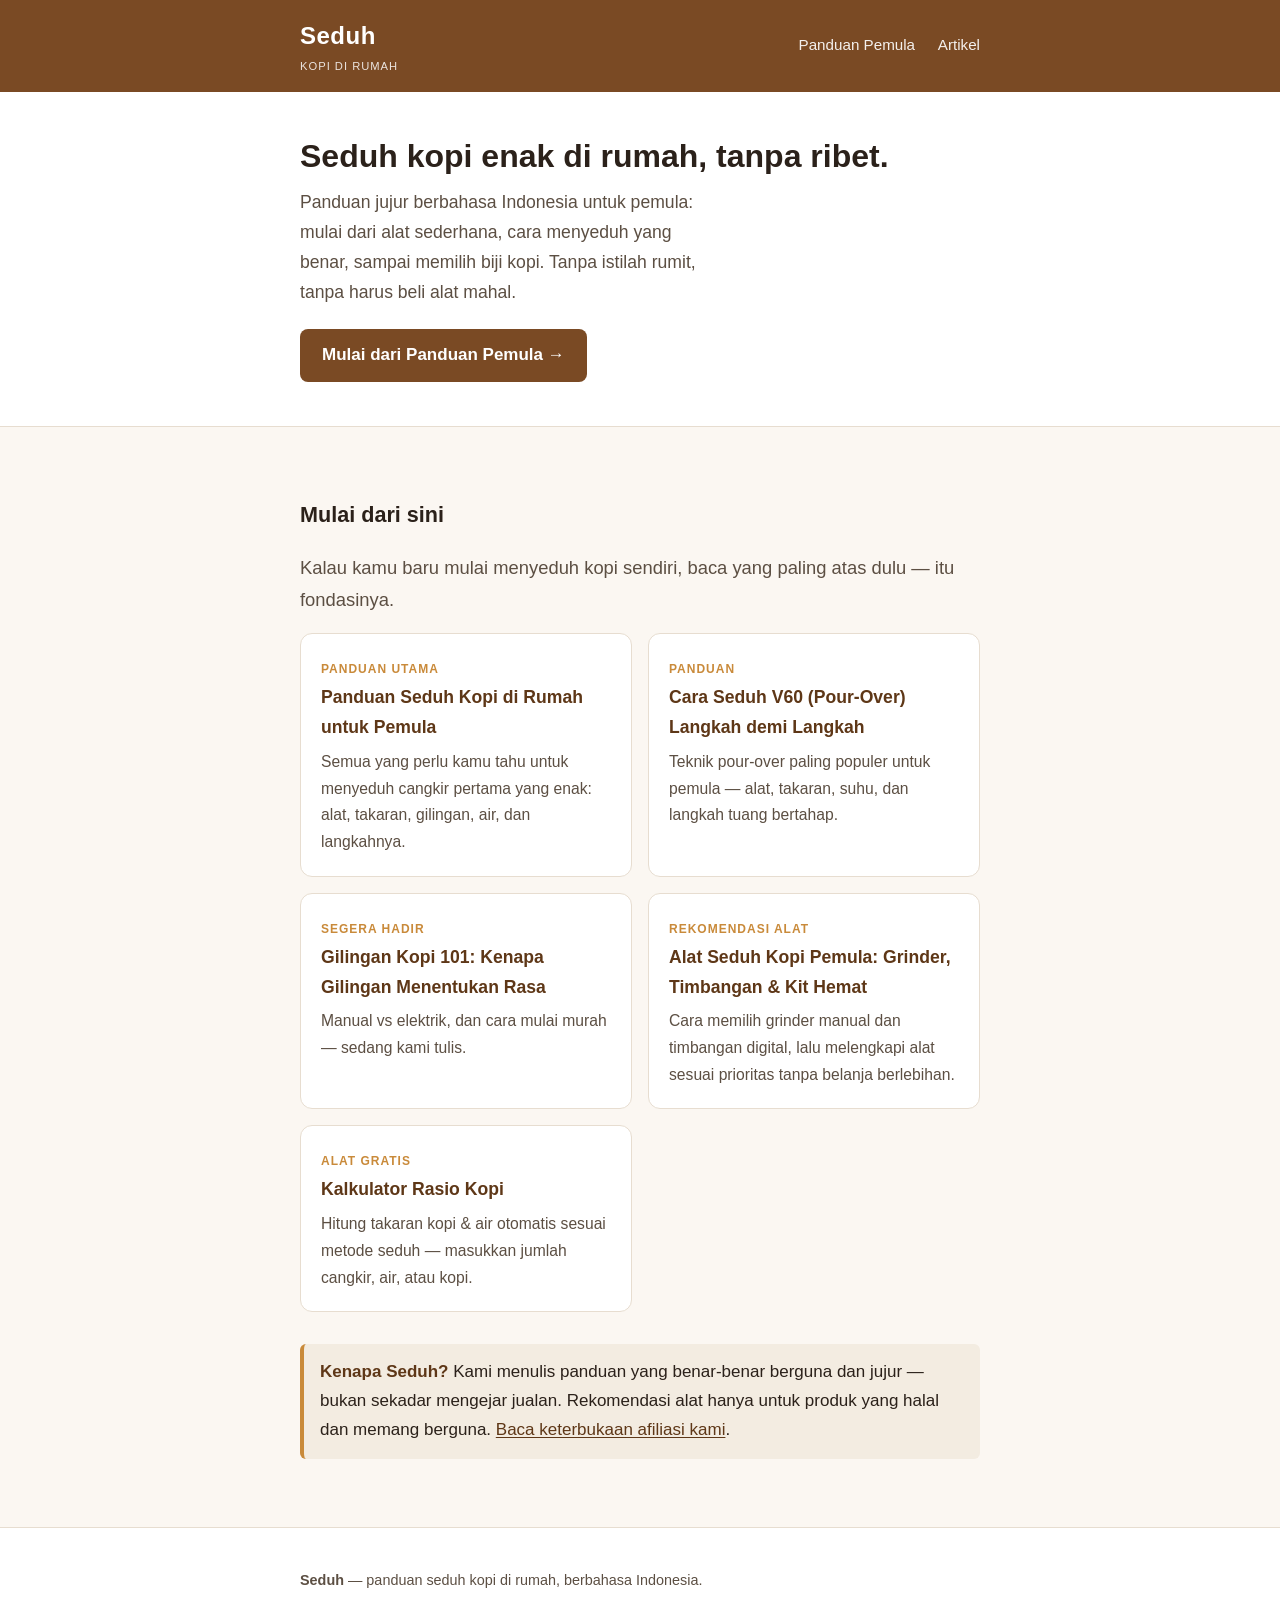
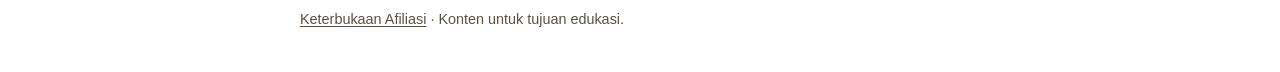
<file: index.html>
<!doctype html>
<html lang="id">
<head>
<meta charset="utf-8">
<meta name="viewport" content="width=device-width, initial-scale=1">
<meta name="google-site-verification" content="SPSxzU9r6gkWGwTNdFjNYtsVG1P9FHqdb9JTI0hwlXw">
<title>Seduh — Panduan Seduh Kopi di Rumah untuk Pemula</title>
<meta name="description" content="Seduh membantu kamu menyeduh kopi enak di rumah tanpa alat mahal dan tanpa istilah rumit. Panduan jujur berbahasa Indonesia untuk pemula.">
<link rel="canonical" href="https://adhafajri.github.io/seduh-site/">
<meta property="og:type" content="website">
<meta property="og:site_name" content="Seduh">
<meta property="og:locale" content="id_ID">
<meta property="og:title" content="Seduh — Panduan Seduh Kopi di Rumah untuk Pemula">
<meta property="og:description" content="Panduan jujur berbahasa Indonesia untuk menyeduh kopi enak di rumah tanpa alat mahal dan tanpa istilah rumit.">
<meta property="og:url" content="https://adhafajri.github.io/seduh-site/">
<meta property="og:image" content="https://adhafajri.github.io/seduh-site/brand/seduh-avatar-400.png">
<meta property="og:image:width" content="400">
<meta property="og:image:height" content="400">
<meta name="twitter:card" content="summary">
<meta name="twitter:title" content="Seduh — Panduan Seduh Kopi di Rumah untuk Pemula">
<meta name="twitter:description" content="Panduan jujur berbahasa Indonesia untuk menyeduh kopi enak di rumah tanpa alat mahal dan tanpa istilah rumit.">
<meta name="twitter:image" content="https://adhafajri.github.io/seduh-site/brand/seduh-avatar-400.png">
<script type="application/ld+json">
{
  "@context": "https://schema.org",
  "@graph": [
    {
      "@type": "WebSite",
      "@id": "https://adhafajri.github.io/seduh-site/#website",
      "url": "https://adhafajri.github.io/seduh-site/",
      "name": "Seduh",
      "description": "Panduan jujur berbahasa Indonesia untuk menyeduh kopi enak di rumah untuk pemula.",
      "inLanguage": "id",
      "publisher": { "@id": "https://adhafajri.github.io/seduh-site/#org" }
    },
    {
      "@type": "Organization",
      "@id": "https://adhafajri.github.io/seduh-site/#org",
      "name": "Seduh",
      "url": "https://adhafajri.github.io/seduh-site/",
      "logo": "https://adhafajri.github.io/seduh-site/brand/seduh-avatar-400.png"
    }
  ]
}
</script>
<link rel="stylesheet" href="style.css">
</head>
<body>
<header class="site-header">
  <div class="wrap">
    <a class="brand" href="index.html">Seduh<small>KOPI DI RUMAH</small></a>
    <nav class="nav">
      <a href="panduan/seduh-kopi-untuk-pemula.html">Panduan Pemula</a>
      <a href="#artikel">Artikel</a>
    </nav>
  </div>
</header>

<section class="hero">
  <div class="wrap">
    <h1>Seduh kopi enak di rumah, tanpa ribet.</h1>
    <p>Panduan jujur berbahasa Indonesia untuk pemula: mulai dari alat sederhana, cara menyeduh yang benar, sampai memilih biji kopi. Tanpa istilah rumit, tanpa harus beli alat mahal.</p>
    <a class="btn" href="panduan/seduh-kopi-untuk-pemula.html">Mulai dari Panduan Pemula →</a>
  </div>
</section>

<main>
  <div class="wrap">
    <h2 id="artikel">Mulai dari sini</h2>
    <p class="lead">Kalau kamu baru mulai menyeduh kopi sendiri, baca yang paling atas dulu — itu fondasinya.</p>

    <div class="cards">
      <a class="card" href="panduan/seduh-kopi-untuk-pemula.html">
        <span class="tag">Panduan Utama</span>
        <h3>Panduan Seduh Kopi di Rumah untuk Pemula</h3>
        <p>Semua yang perlu kamu tahu untuk menyeduh cangkir pertama yang enak: alat, takaran, gilingan, air, dan langkahnya.</p>
      </a>

      <a class="card" href="panduan/cara-seduh-v60-pour-over.html">
        <span class="tag">Panduan</span>
        <h3>Cara Seduh V60 (Pour-Over) Langkah demi Langkah</h3>
        <p>Teknik pour-over paling populer untuk pemula — alat, takaran, suhu, dan langkah tuang bertahap.</p>
      </a>

      <a class="card" href="panduan/seduh-kopi-untuk-pemula.html#giling">
        <span class="tag">Segera hadir</span>
        <h3>Gilingan Kopi 101: Kenapa Gilingan Menentukan Rasa</h3>
        <p>Manual vs elektrik, dan cara mulai murah — sedang kami tulis.</p>
      </a>

      <a class="card" href="panduan/alat-seduh-kopi-pemula.html">
        <span class="tag">Rekomendasi Alat</span>
        <h3>Alat Seduh Kopi Pemula: Grinder, Timbangan &amp; Kit Hemat</h3>
        <p>Cara memilih grinder manual dan timbangan digital, lalu melengkapi alat sesuai prioritas tanpa belanja berlebihan.</p>
      </a>

      <a class="card" href="alat/kalkulator-rasio-kopi.html">
        <span class="tag">Alat Gratis</span>
        <h3>Kalkulator Rasio Kopi</h3>
        <p>Hitung takaran kopi &amp; air otomatis sesuai metode seduh — masukkan jumlah cangkir, air, atau kopi.</p>
      </a>
    </div>

    <div class="note" style="margin-top:32px">
      <strong>Kenapa Seduh?</strong> Kami menulis panduan yang benar-benar
      berguna dan jujur — bukan sekadar mengejar jualan. Rekomendasi alat hanya
      untuk produk yang halal dan memang berguna. <a href="disclosure.html">Baca keterbukaan afiliasi kami</a>.
    </div>
  </div>
</main>

<footer class="site-footer">
  <div class="wrap">
    <p><strong>Seduh</strong> — panduan seduh kopi di rumah, berbahasa Indonesia.</p>
    <p><a href="disclosure.html">Keterbukaan Afiliasi</a> · Konten untuk tujuan edukasi.</p>
  </div>
</footer>
<!-- Cloudflare Web Analytics --><script defer src='https://static.cloudflareinsights.com/beacon.min.js' data-cf-beacon='{"token": "e401f56b8e1b4ef98f65f7e0180cc473"}'></script><!-- End Cloudflare Web Analytics -->
</body>
</html>
</file>
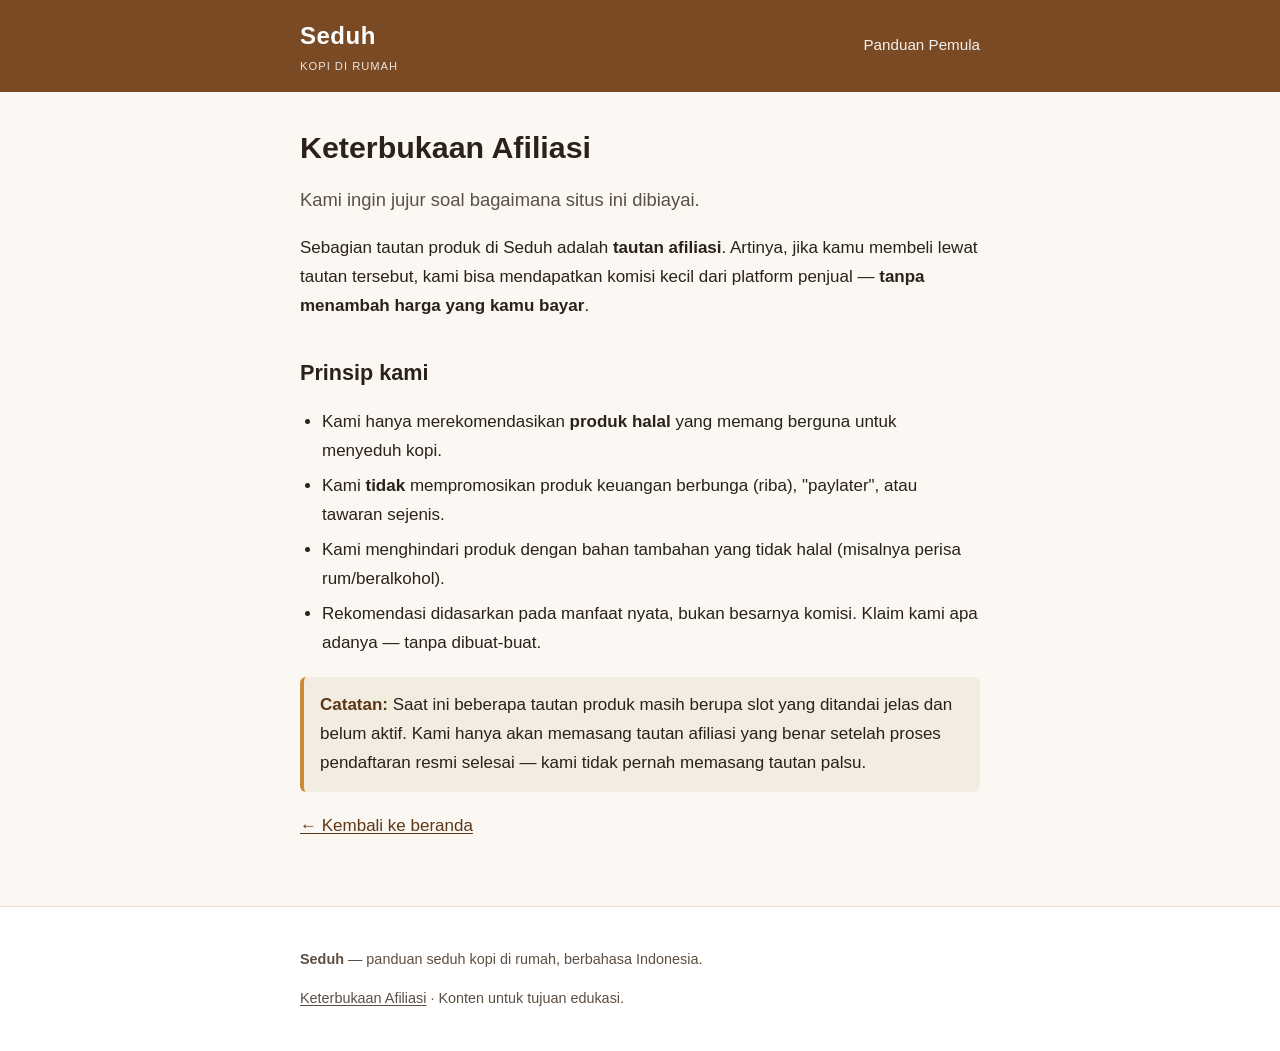
<file: disclosure.html>
<!doctype html>
<html lang="id">
<head>
<meta charset="utf-8">
<meta name="viewport" content="width=device-width, initial-scale=1">
<title>Keterbukaan Afiliasi — Seduh</title>
<meta name="description" content="Bagaimana Seduh menghasilkan pendapatan secara jujur melalui komisi afiliasi produk halal.">
<link rel="canonical" href="https://adhafajri.github.io/seduh-site/disclosure.html">
<meta property="og:type" content="website">
<meta property="og:site_name" content="Seduh">
<meta property="og:locale" content="id_ID">
<meta property="og:title" content="Keterbukaan Afiliasi — Seduh">
<meta property="og:description" content="Bagaimana Seduh menghasilkan pendapatan secara jujur melalui komisi afiliasi produk halal.">
<meta property="og:url" content="https://adhafajri.github.io/seduh-site/disclosure.html">
<meta property="og:image" content="https://adhafajri.github.io/seduh-site/brand/seduh-avatar-400.png">
<meta name="twitter:card" content="summary">
<meta name="twitter:title" content="Keterbukaan Afiliasi — Seduh">
<meta name="twitter:description" content="Bagaimana Seduh menghasilkan pendapatan secara jujur melalui komisi afiliasi produk halal.">
<meta name="twitter:image" content="https://adhafajri.github.io/seduh-site/brand/seduh-avatar-400.png">
<link rel="stylesheet" href="style.css">
</head>
<body>
<header class="site-header">
  <div class="wrap">
    <a class="brand" href="index.html">Seduh<small>KOPI DI RUMAH</small></a>
    <nav class="nav">
      <a href="panduan/seduh-kopi-untuk-pemula.html">Panduan Pemula</a>
    </nav>
  </div>
</header>

<main>
  <div class="wrap">
    <h1>Keterbukaan Afiliasi</h1>
    <p class="lead">Kami ingin jujur soal bagaimana situs ini dibiayai.</p>

    <p>Sebagian tautan produk di Seduh adalah <strong>tautan afiliasi</strong>.
    Artinya, jika kamu membeli lewat tautan tersebut, kami bisa mendapatkan
    komisi kecil dari platform penjual — <strong>tanpa menambah harga yang kamu
    bayar</strong>.</p>

    <h2>Prinsip kami</h2>
    <ul>
      <li>Kami hanya merekomendasikan <strong>produk halal</strong> yang memang berguna untuk menyeduh kopi.</li>
      <li>Kami <strong>tidak</strong> mempromosikan produk keuangan berbunga (riba), "paylater", atau tawaran sejenis.</li>
      <li>Kami menghindari produk dengan bahan tambahan yang tidak halal (misalnya perisa rum/beralkohol).</li>
      <li>Rekomendasi didasarkan pada manfaat nyata, bukan besarnya komisi. Klaim kami apa adanya — tanpa dibuat-buat.</li>
    </ul>

    <div class="note">
      <strong>Catatan:</strong> Saat ini beberapa tautan produk masih berupa
      slot yang ditandai jelas dan belum aktif. Kami hanya akan memasang tautan
      afiliasi yang benar setelah proses pendaftaran resmi selesai — kami tidak
      pernah memasang tautan palsu.
    </div>

    <p><a href="index.html">← Kembali ke beranda</a></p>
  </div>
</main>

<footer class="site-footer">
  <div class="wrap">
    <p><strong>Seduh</strong> — panduan seduh kopi di rumah, berbahasa Indonesia.</p>
    <p><a href="disclosure.html">Keterbukaan Afiliasi</a> · Konten untuk tujuan edukasi.</p>
  </div>
</footer>
<!-- Cloudflare Web Analytics --><script defer src='https://static.cloudflareinsights.com/beacon.min.js' data-cf-beacon='{"token": "e401f56b8e1b4ef98f65f7e0180cc473"}'></script><!-- End Cloudflare Web Analytics -->
</body>
</html>
</file>
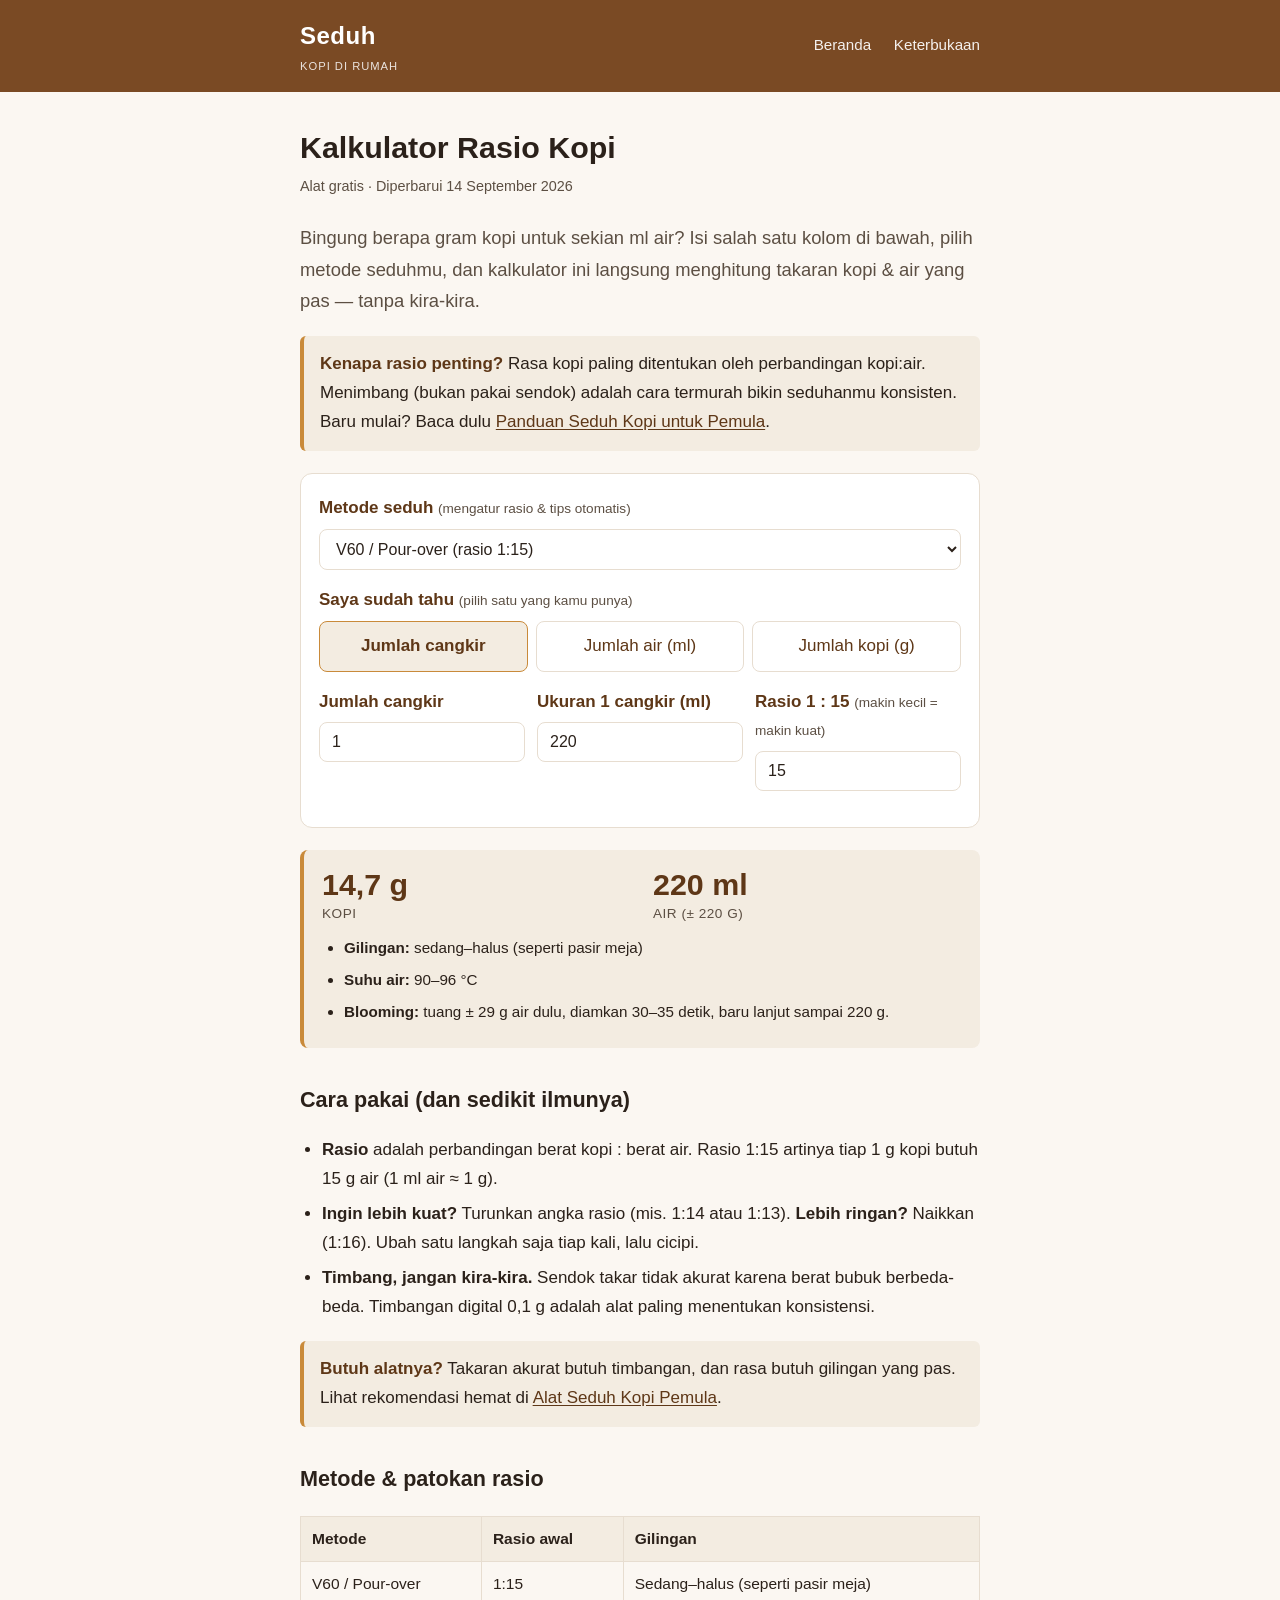
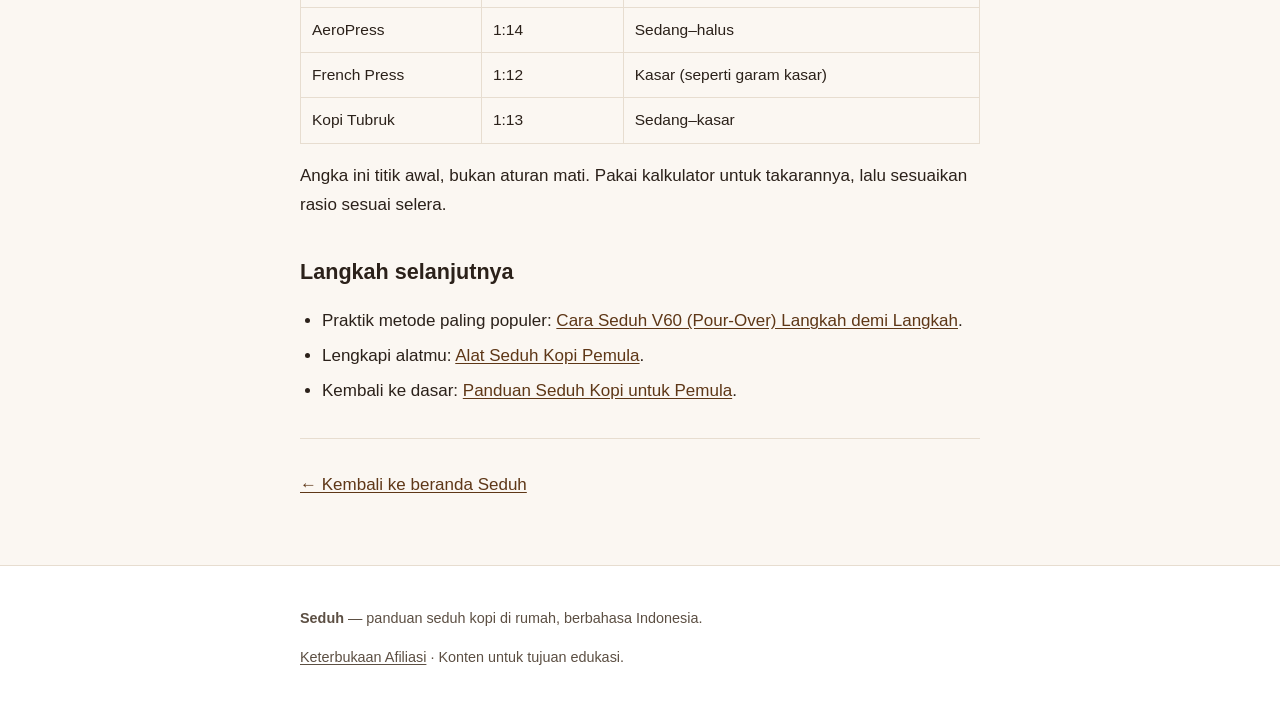
<file: alat/kalkulator-rasio-kopi.html>
<!doctype html>
<html lang="id">
<head>
<meta charset="utf-8">
<meta name="viewport" content="width=device-width, initial-scale=1">
<title>Kalkulator Rasio Kopi: Takaran Kopi & Air Otomatis (V60, French Press, Tubruk) — Seduh</title>
<meta name="description" content="Kalkulator gratis untuk menghitung takaran kopi dan air sesuai rasio dan metode seduh (V60, French press, tubruk, AeroPress). Masukkan jumlah cangkir, air, atau kopi — langsung dapat takarannya.">
<link rel="canonical" href="https://adhafajri.github.io/seduh-site/alat/kalkulator-rasio-kopi.html">
<meta property="og:type" content="website">
<meta property="og:site_name" content="Seduh">
<meta property="og:locale" content="id_ID">
<meta property="og:title" content="Kalkulator Rasio Kopi: Takaran Kopi & Air Otomatis">
<meta property="og:description" content="Kalkulator gratis untuk menghitung takaran kopi dan air sesuai rasio dan metode seduh (V60, French press, tubruk, AeroPress). Masukkan cangkir, air, atau kopi.">
<meta property="og:url" content="https://adhafajri.github.io/seduh-site/alat/kalkulator-rasio-kopi.html">
<meta property="og:image" content="https://adhafajri.github.io/seduh-site/brand/seduh-avatar-400.png">
<meta name="twitter:card" content="summary">
<meta name="twitter:title" content="Kalkulator Rasio Kopi: Takaran Kopi & Air Otomatis">
<meta name="twitter:description" content="Kalkulator gratis takaran kopi & air sesuai rasio dan metode seduh (V60, French press, tubruk, AeroPress).">
<meta name="twitter:image" content="https://adhafajri.github.io/seduh-site/brand/seduh-avatar-400.png">
<script type="application/ld+json">
{
  "@context": "https://schema.org",
  "@graph": [
    {
      "@type": "WebApplication",
      "name": "Kalkulator Rasio Kopi",
      "url": "https://adhafajri.github.io/seduh-site/alat/kalkulator-rasio-kopi.html",
      "description": "Kalkulator gratis untuk menghitung takaran kopi dan air sesuai rasio dan metode seduh (V60, French press, tubruk, AeroPress).",
      "inLanguage": "id",
      "applicationCategory": "LifestyleApplication",
      "operatingSystem": "Any (web browser)",
      "browserRequirements": "Requires JavaScript",
      "image": "https://adhafajri.github.io/seduh-site/brand/seduh-avatar-400.png",
      "isAccessibleForFree": true,
      "offers": { "@type": "Offer", "price": "0", "priceCurrency": "IDR" },
      "publisher": {
        "@type": "Organization",
        "name": "Seduh",
        "logo": { "@type": "ImageObject", "url": "https://adhafajri.github.io/seduh-site/brand/seduh-avatar-400.png" }
      }
    },
    {
      "@type": "BreadcrumbList",
      "itemListElement": [
        { "@type": "ListItem", "position": 1, "name": "Beranda", "item": "https://adhafajri.github.io/seduh-site/" },
        { "@type": "ListItem", "position": 2, "name": "Kalkulator Rasio Kopi", "item": "https://adhafajri.github.io/seduh-site/alat/kalkulator-rasio-kopi.html" }
      ]
    }
  ]
}
</script>
<link rel="stylesheet" href="../style.css">
</head>
<body>
<header class="site-header">
  <div class="wrap">
    <a class="brand" href="../index.html">Seduh<small>KOPI DI RUMAH</small></a>
    <nav class="nav">
      <a href="../index.html">Beranda</a>
      <a href="../disclosure.html">Keterbukaan</a>
    </nav>
  </div>
</header>

<main>
  <div class="wrap">
    <h1>Kalkulator Rasio Kopi</h1>
    <p class="meta">Alat gratis · Diperbarui 14 September 2026</p>

    <p class="lead">Bingung berapa gram kopi untuk sekian ml air? Isi salah satu
    kolom di bawah, pilih metode seduhmu, dan kalkulator ini langsung menghitung
    takaran kopi &amp; air yang pas — tanpa kira-kira.</p>

    <div class="note">
      <strong>Kenapa rasio penting?</strong> Rasa kopi paling ditentukan oleh
      perbandingan kopi:air. Menimbang (bukan pakai sendok) adalah cara termurah
      bikin seduhanmu konsisten. Baru mulai? Baca dulu
      <a href="../panduan/seduh-kopi-untuk-pemula.html">Panduan Seduh Kopi untuk Pemula</a>.
    </div>

    <form class="calc" id="calc" autocomplete="off">
      <div class="field">
        <label for="method">Metode seduh <span class="hint">(mengatur rasio &amp; tips otomatis)</span></label>
        <select id="method">
          <option value="v60" data-ratio="15">V60 / Pour-over (rasio 1:15)</option>
          <option value="aeropress" data-ratio="14">AeroPress (rasio 1:14)</option>
          <option value="frenchpress" data-ratio="12">French Press (rasio 1:12)</option>
          <option value="tubruk" data-ratio="13">Kopi Tubruk (rasio 1:13)</option>
          <option value="custom" data-ratio="15">Lainnya / atur sendiri</option>
        </select>
      </div>

      <div class="field">
        <label>Saya sudah tahu <span class="hint">(pilih satu yang kamu punya)</span></label>
        <div class="seg" role="radiogroup" aria-label="Hitung dari">
          <label><input type="radio" name="mode" value="cups" checked> Jumlah cangkir</label>
          <label><input type="radio" name="mode" value="water"> Jumlah air (ml)</label>
          <label><input type="radio" name="mode" value="coffee"> Jumlah kopi (g)</label>
        </div>
      </div>

      <div class="row">
        <div class="field" id="f-cups">
          <label for="cups">Jumlah cangkir</label>
          <input type="number" id="cups" min="1" max="20" step="1" value="1" inputmode="numeric">
        </div>
        <div class="field" id="f-cupsize">
          <label for="cupsize">Ukuran 1 cangkir (ml)</label>
          <input type="number" id="cupsize" min="60" max="600" step="10" value="220" inputmode="numeric">
        </div>
        <div class="field" id="f-water" hidden>
          <label for="water">Jumlah air (ml)</label>
          <input type="number" id="water" min="30" max="6000" step="10" value="225" inputmode="numeric">
        </div>
        <div class="field" id="f-coffee" hidden>
          <label for="coffee">Jumlah kopi (g)</label>
          <input type="number" id="coffee" min="3" max="500" step="0.5" value="15" inputmode="decimal">
        </div>
        <div class="field">
          <label for="ratio">Rasio 1 : <span id="ratioVal">15</span> <span class="hint">(makin kecil = makin kuat)</span></label>
          <input type="number" id="ratio" min="8" max="20" step="0.5" value="15" inputmode="decimal">
        </div>
      </div>
    </form>

    <div class="result" id="result" aria-live="polite">
      <!-- filled by JS; static fallback below for no-JS visitors -->
      <div class="big">
        <div><div class="num" id="outCoffee">15,0 g</div><div class="cap">Kopi</div></div>
        <div><div class="num" id="outWater">225 ml</div><div class="cap">Air (± 225 g)</div></div>
      </div>
      <div class="tips" id="outTips"></div>
    </div>

    <p style="margin-top:10px"><small id="noscript-note">Kalkulator butuh
    JavaScript. Tanpa itu, patokan aman: <strong>rasio 1:15</strong> = 15 g kopi
    untuk 225 ml air (± 1 cangkir).</small></p>

    <h2>Cara pakai (dan sedikit ilmunya)</h2>
    <ul>
      <li><strong>Rasio</strong> adalah perbandingan berat kopi : berat air.
      Rasio 1:15 artinya tiap 1 g kopi butuh 15 g air (1 ml air ≈ 1 g).</li>
      <li><strong>Ingin lebih kuat?</strong> Turunkan angka rasio (mis. 1:14 atau
      1:13). <strong>Lebih ringan?</strong> Naikkan (1:16). Ubah satu langkah saja
      tiap kali, lalu cicipi.</li>
      <li><strong>Timbang, jangan kira-kira.</strong> Sendok takar tidak akurat
      karena berat bubuk berbeda-beda. Timbangan digital 0,1 g adalah alat
      paling menentukan konsistensi.</li>
    </ul>

    <div class="note">
      <strong>Butuh alatnya?</strong> Takaran akurat butuh timbangan, dan rasa
      butuh gilingan yang pas. Lihat rekomendasi hemat di
      <a href="../panduan/alat-seduh-kopi-pemula.html">Alat Seduh Kopi Pemula</a>.
    </div>

    <h2>Metode &amp; patokan rasio</h2>
    <table>
      <tr><th>Metode</th><th>Rasio awal</th><th>Gilingan</th></tr>
      <tr><td>V60 / Pour-over</td><td>1:15</td><td>Sedang–halus (seperti pasir meja)</td></tr>
      <tr><td>AeroPress</td><td>1:14</td><td>Sedang–halus</td></tr>
      <tr><td>French Press</td><td>1:12</td><td>Kasar (seperti garam kasar)</td></tr>
      <tr><td>Kopi Tubruk</td><td>1:13</td><td>Sedang–kasar</td></tr>
    </table>
    <p>Angka ini titik awal, bukan aturan mati. Pakai kalkulator untuk takarannya,
    lalu sesuaikan rasio sesuai selera.</p>

    <h2>Langkah selanjutnya</h2>
    <ul>
      <li>Praktik metode paling populer: <a href="../panduan/cara-seduh-v60-pour-over.html">Cara Seduh V60 (Pour-Over) Langkah demi Langkah</a>.</li>
      <li>Lengkapi alatmu: <a href="../panduan/alat-seduh-kopi-pemula.html">Alat Seduh Kopi Pemula</a>.</li>
      <li>Kembali ke dasar: <a href="../panduan/seduh-kopi-untuk-pemula.html">Panduan Seduh Kopi untuk Pemula</a>.</li>
    </ul>

    <hr>
    <p><a href="../index.html">← Kembali ke beranda Seduh</a></p>
  </div>
</main>

<footer class="site-footer">
  <div class="wrap">
    <p><strong>Seduh</strong> — panduan seduh kopi di rumah, berbahasa Indonesia.</p>
    <p><a href="../disclosure.html">Keterbukaan Afiliasi</a> · Konten untuk tujuan edukasi.</p>
  </div>
</footer>

<script>
(function () {
  "use strict";
  var $ = function (id) { return document.getElementById(id); };
  var els = {
    method: $("method"), ratio: $("ratio"), ratioVal: $("ratioVal"),
    cups: $("cups"), cupsize: $("cupsize"), water: $("water"), coffee: $("coffee"),
    fCups: $("f-cups"), fCupsize: $("f-cupsize"), fWater: $("f-water"), fCoffee: $("f-coffee"),
    outCoffee: $("outCoffee"), outWater: $("outWater"), outTips: $("outTips"),
    nsNote: $("noscript-note")
  };
  if (els.nsNote) { els.nsNote.parentNode.style.display = "none"; }

  var TIPS = {
    v60:         { grind: "sedang–halus (seperti pasir meja)", temp: "90–96 °C", bloom: true },
    aeropress:   { grind: "sedang–halus", temp: "80–90 °C", bloom: false },
    frenchpress: { grind: "kasar (seperti garam kasar)", temp: "92–96 °C, seduh ± 4 menit", bloom: false },
    tubruk:      { grind: "sedang–kasar", temp: "air baru mendidih, diamkan sampai ampas turun", bloom: false },
    custom:      { grind: "sesuaikan metode", temp: "90–96 °C untuk kebanyakan metode", bloom: false }
  };

  // Indonesian decimal formatting (comma as decimal separator).
  function fmt(n, dp) {
    var s = n.toFixed(dp);
    return dp > 0 ? s.replace(".", ",") : s;
  }
  function num(el, fallback) {
    var v = parseFloat(el.value);
    return (isFinite(v) && v > 0) ? v : fallback;
  }
  function mode() {
    var r = document.querySelector('input[name="mode"]:checked');
    return r ? r.value : "cups";
  }

  function showFields() {
    var m = mode();
    els.fCups.hidden = m !== "cups";
    els.fCupsize.hidden = m !== "cups";
    els.fWater.hidden = m !== "water";
    els.fCoffee.hidden = m !== "coffee";
  }

  function compute() {
    var ratio = num(els.ratio, 15);
    els.ratioVal.textContent = fmt(ratio, ratio % 1 === 0 ? 0 : 1);
    var m = mode();
    var coffee, water;

    if (m === "coffee") {
      coffee = num(els.coffee, 15);
      water = coffee * ratio;
    } else {
      if (m === "cups") {
        water = num(els.cups, 1) * num(els.cupsize, 220);
      } else {
        water = num(els.water, 225);
      }
      coffee = water / ratio;
    }

    els.outCoffee.textContent = fmt(coffee, 1) + " g";
    els.outWater.textContent = Math.round(water) + " ml";
    els.outWater.nextElementSibling.textContent = "Air (± " + Math.round(water) + " g)";

    var t = TIPS[els.method.value] || TIPS.custom;
    var lines = [
      "<strong>Gilingan:</strong> " + t.grind,
      "<strong>Suhu air:</strong> " + t.temp
    ];
    if (t.bloom) {
      lines.push("<strong>Blooming:</strong> tuang ± " + fmt(coffee * 2, 0) +
        " g air dulu, diamkan 30–35 detik, baru lanjut sampai " + Math.round(water) + " g.");
    }
    els.outTips.innerHTML = "<ul><li>" + lines.join("</li><li>") + "</li></ul>";
  }

  function onMethodChange() {
    var opt = els.method.options[els.method.selectedIndex];
    var r = parseFloat(opt.getAttribute("data-ratio"));
    if (isFinite(r)) { els.ratio.value = r; }
    compute();
  }

  els.method.addEventListener("change", onMethodChange);
  ["ratio", "cups", "cupsize", "water", "coffee"].forEach(function (id) {
    $(id).addEventListener("input", compute);
  });
  Array.prototype.forEach.call(document.querySelectorAll('input[name="mode"]'), function (el) {
    el.addEventListener("change", function () { showFields(); compute(); });
  });

  showFields();
  compute();
})();
</script>
<!-- Cloudflare Web Analytics --><script defer src='https://static.cloudflareinsights.com/beacon.min.js' data-cf-beacon='{"token": "e401f56b8e1b4ef98f65f7e0180cc473"}'></script><!-- End Cloudflare Web Analytics -->
</body>
</html>
</file>
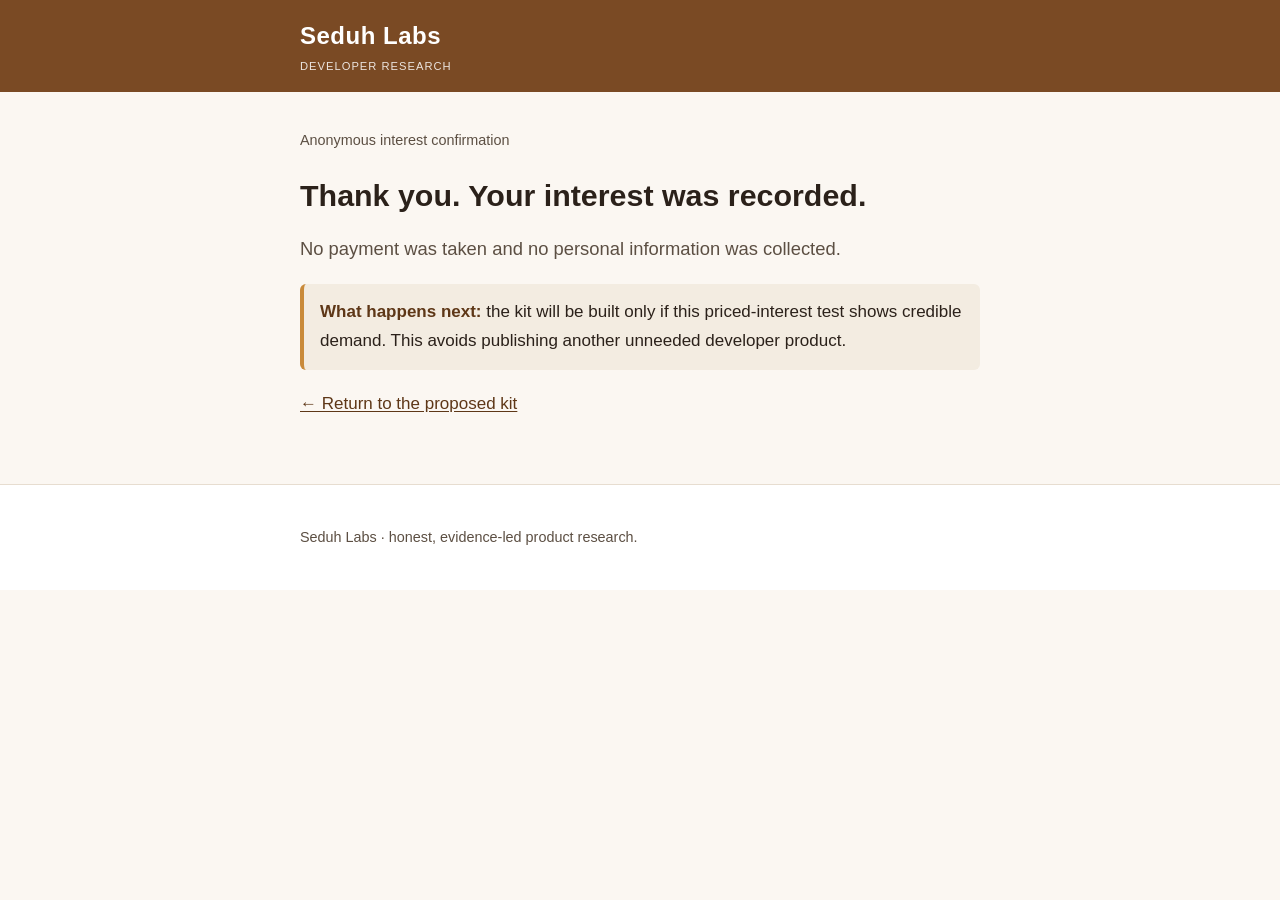
<file: dev/swiftdata-kit-interest.html>
<!doctype html>
<html lang="en">
<head>
<meta charset="utf-8">
<meta name="viewport" content="width=device-width, initial-scale=1">
<meta name="robots" content="noindex,nofollow">
<title>Interest Recorded — SwiftData Migration Safety Kit</title>
<meta name="description" content="Anonymous interest confirmation for the proposed SwiftData Migration Safety Kit.">
<link rel="canonical" href="https://adhafajri.github.io/seduh-site/dev/swiftdata-kit-interest.html">
<meta property="og:type" content="website">
<meta property="og:site_name" content="Seduh Labs">
<meta property="og:locale" content="en_US">
<meta property="og:title" content="Interest Recorded — SwiftData Migration Safety Kit">
<meta property="og:description" content="Thank you for testing demand for a safer SwiftData migration kit.">
<meta property="og:url" content="https://adhafajri.github.io/seduh-site/dev/swiftdata-kit-interest.html">
<meta property="og:image" content="https://adhafajri.github.io/seduh-site/brand/seduh-avatar-400.png">
<meta name="twitter:card" content="summary">
<meta name="twitter:title" content="Interest Recorded — SwiftData Migration Safety Kit">
<meta name="twitter:description" content="Thank you for testing demand for a safer SwiftData migration kit.">
<meta name="twitter:image" content="https://adhafajri.github.io/seduh-site/brand/seduh-avatar-400.png">
<script type="application/ld+json">{"@context":"https://schema.org","@type":"WebPage","name":"SwiftData Migration Safety Kit interest confirmation"}</script>
<link rel="stylesheet" href="../style.css">
</head>
<body>
<header class="site-header"><div class="wrap"><a class="brand" href="swiftdata-migration-safety-kit.html">Seduh Labs<small>DEVELOPER RESEARCH</small></a></div></header>
<main><div class="wrap">
  <p class="meta">Anonymous interest confirmation</p>
  <h1>Thank you. Your interest was recorded.</h1>
  <p class="lead">No payment was taken and no personal information was collected.</p>
  <div class="note"><strong>What happens next:</strong> the kit will be built only if this priced-interest test shows credible demand. This avoids publishing another unneeded developer product.</div>
  <p><a href="swiftdata-migration-safety-kit.html">← Return to the proposed kit</a></p>
</div></main>
<footer class="site-footer"><div class="wrap"><p>Seduh Labs · honest, evidence-led product research.</p></div></footer>
<!-- Cloudflare Web Analytics --><script defer src='https://static.cloudflareinsights.com/beacon.min.js' data-cf-beacon='{"token": "e401f56b8e1b4ef98f65f7e0180cc473"}'></script><!-- End Cloudflare Web Analytics -->
</body>
</html>
</file>
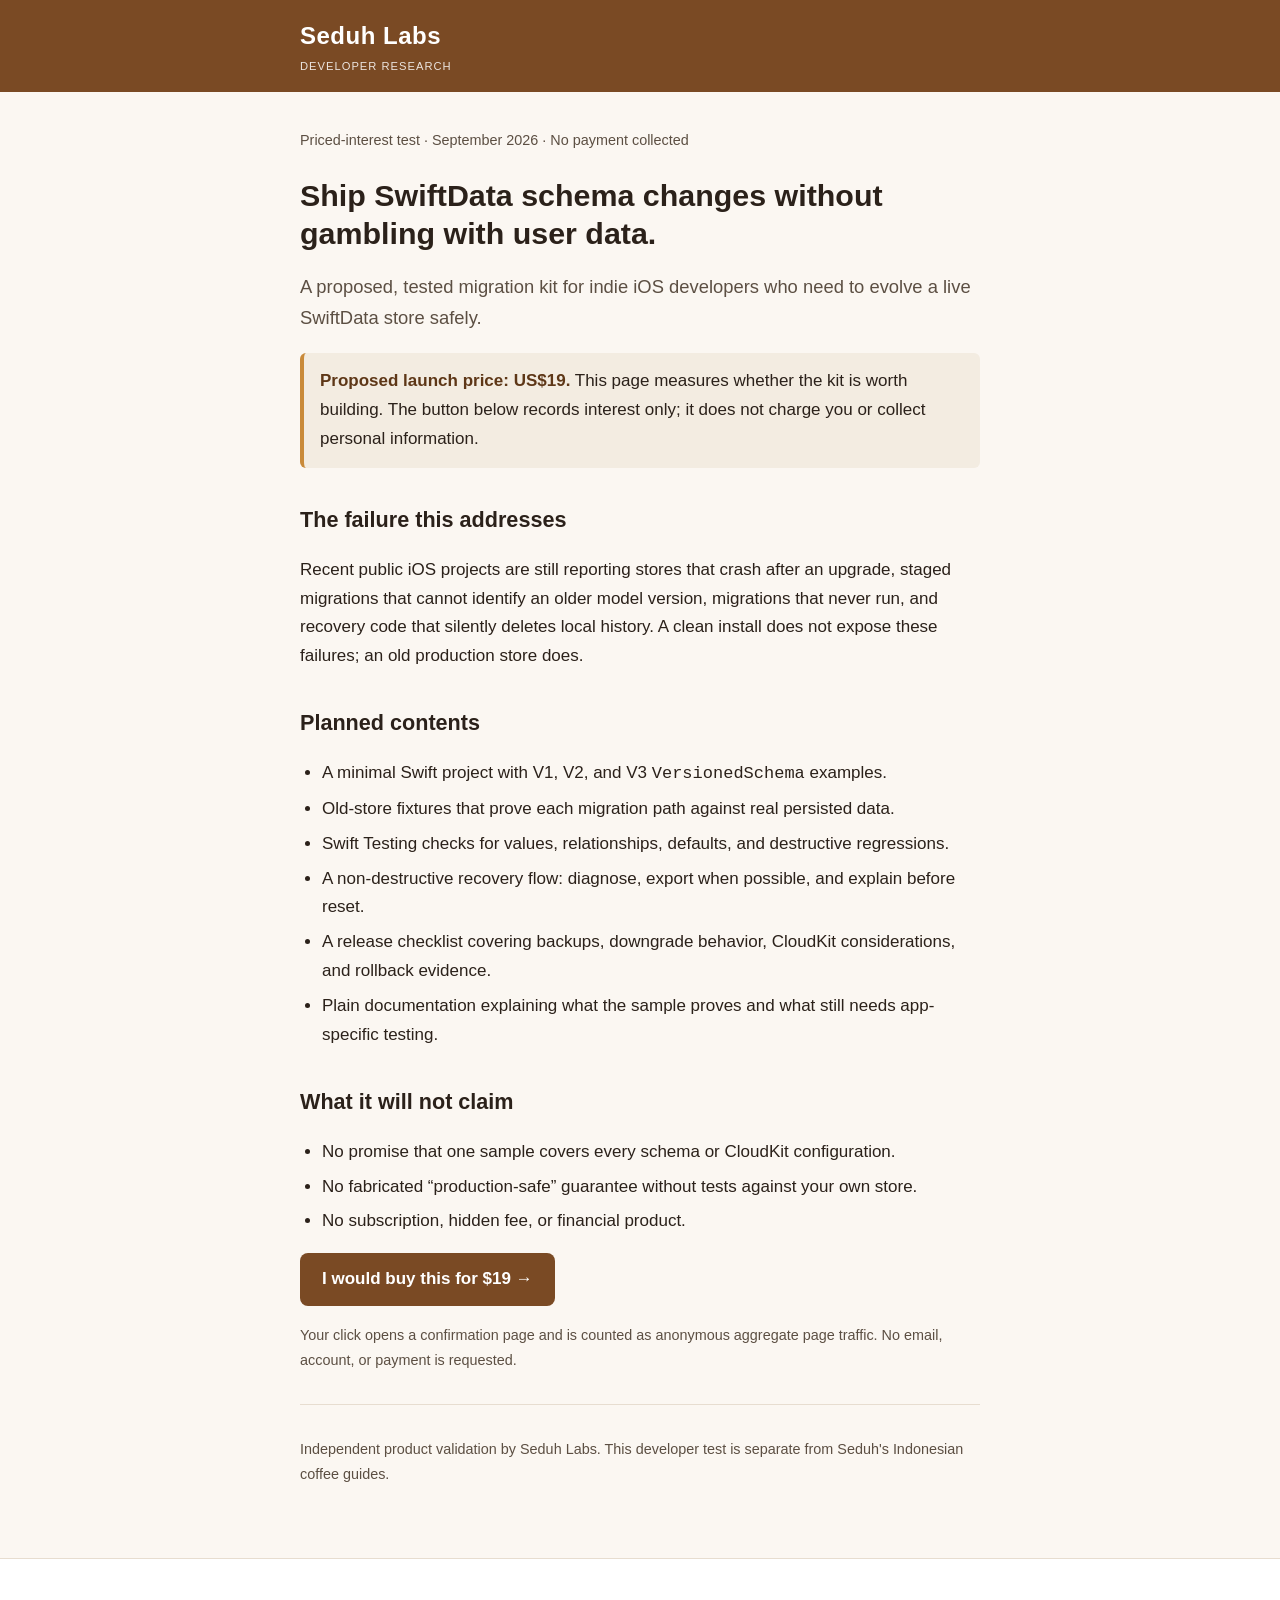
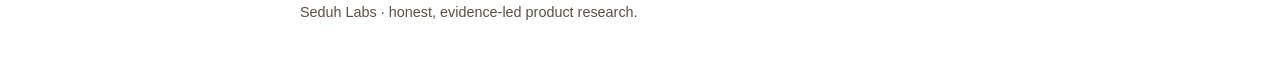
<file: dev/swiftdata-migration-safety-kit.html>
<!doctype html>
<html lang="en">
<head>
<meta charset="utf-8">
<meta name="viewport" content="width=device-width, initial-scale=1">
<title>SwiftData Migration Safety Kit — Validate Migrations Without Losing User Data</title>
<meta name="description" content="A proposed $19 SwiftData migration kit with versioned schemas, old-store fixtures, migration tests, recovery patterns, and a production checklist.">
<link rel="canonical" href="https://adhafajri.github.io/seduh-site/dev/swiftdata-migration-safety-kit.html">
<meta property="og:type" content="product">
<meta property="og:site_name" content="Seduh Labs">
<meta property="og:locale" content="en_US">
<meta property="og:title" content="SwiftData Migration Safety Kit">
<meta property="og:description" content="Test a proposed $19 kit for safer SwiftData schema migrations and recovery.">
<meta property="og:url" content="https://adhafajri.github.io/seduh-site/dev/swiftdata-migration-safety-kit.html">
<meta property="og:image" content="https://adhafajri.github.io/seduh-site/brand/seduh-avatar-400.png">
<meta name="twitter:card" content="summary">
<meta name="twitter:title" content="SwiftData Migration Safety Kit">
<meta name="twitter:description" content="Versioned schemas, old-store fixtures, migration tests, recovery patterns, and a production checklist.">
<meta name="twitter:image" content="https://adhafajri.github.io/seduh-site/brand/seduh-avatar-400.png">
<script type="application/ld+json">
{
  "@context": "https://schema.org",
  "@type": "Product",
  "name": "SwiftData Migration Safety Kit",
  "description": "A proposed developer kit for testing versioned SwiftData migrations and non-destructive recovery.",
  "offers": {
    "@type": "Offer",
    "price": "19.00",
    "priceCurrency": "USD",
    "availability": "https://schema.org/PreOrder",
    "url": "https://adhafajri.github.io/seduh-site/dev/swiftdata-migration-safety-kit.html"
  }
}
</script>
<link rel="stylesheet" href="../style.css">
</head>
<body>
<header class="site-header">
  <div class="wrap">
    <a class="brand" href="swiftdata-migration-safety-kit.html">Seduh Labs<small>DEVELOPER RESEARCH</small></a>
  </div>
</header>

<main>
  <div class="wrap">
    <p class="meta">Priced-interest test · September 2026 · No payment collected</p>
    <h1>Ship SwiftData schema changes without gambling with user data.</h1>
    <p class="lead">A proposed, tested migration kit for indie iOS developers who need to evolve a live SwiftData store safely.</p>

    <div class="note">
      <strong>Proposed launch price: US$19.</strong> This page measures whether the kit is worth building. The button below records interest only; it does not charge you or collect personal information.
    </div>

    <h2>The failure this addresses</h2>
    <p>Recent public iOS projects are still reporting stores that crash after an upgrade, staged migrations that cannot identify an older model version, migrations that never run, and recovery code that silently deletes local history. A clean install does not expose these failures; an old production store does.</p>

    <h2>Planned contents</h2>
    <ul>
      <li>A minimal Swift project with V1, V2, and V3 <code>VersionedSchema</code> examples.</li>
      <li>Old-store fixtures that prove each migration path against real persisted data.</li>
      <li>Swift Testing checks for values, relationships, defaults, and destructive regressions.</li>
      <li>A non-destructive recovery flow: diagnose, export when possible, and explain before reset.</li>
      <li>A release checklist covering backups, downgrade behavior, CloudKit considerations, and rollback evidence.</li>
      <li>Plain documentation explaining what the sample proves and what still needs app-specific testing.</li>
    </ul>

    <h2>What it will not claim</h2>
    <ul>
      <li>No promise that one sample covers every schema or CloudKit configuration.</li>
      <li>No fabricated “production-safe” guarantee without tests against your own store.</li>
      <li>No subscription, hidden fee, or financial product.</li>
    </ul>

    <p><a class="btn" href="swiftdata-kit-interest.html" rel="nofollow">I would buy this for $19 →</a></p>
    <p class="meta">Your click opens a confirmation page and is counted as anonymous aggregate page traffic. No email, account, or payment is requested.</p>

    <hr>
    <p class="meta">Independent product validation by Seduh Labs. This developer test is separate from Seduh's Indonesian coffee guides.</p>
  </div>
</main>

<footer class="site-footer"><div class="wrap"><p>Seduh Labs · honest, evidence-led product research.</p></div></footer>
<!-- Cloudflare Web Analytics --><script defer src='https://static.cloudflareinsights.com/beacon.min.js' data-cf-beacon='{"token": "e401f56b8e1b4ef98f65f7e0180cc473"}'></script><!-- End Cloudflare Web Analytics -->
</body>
</html>
</file>
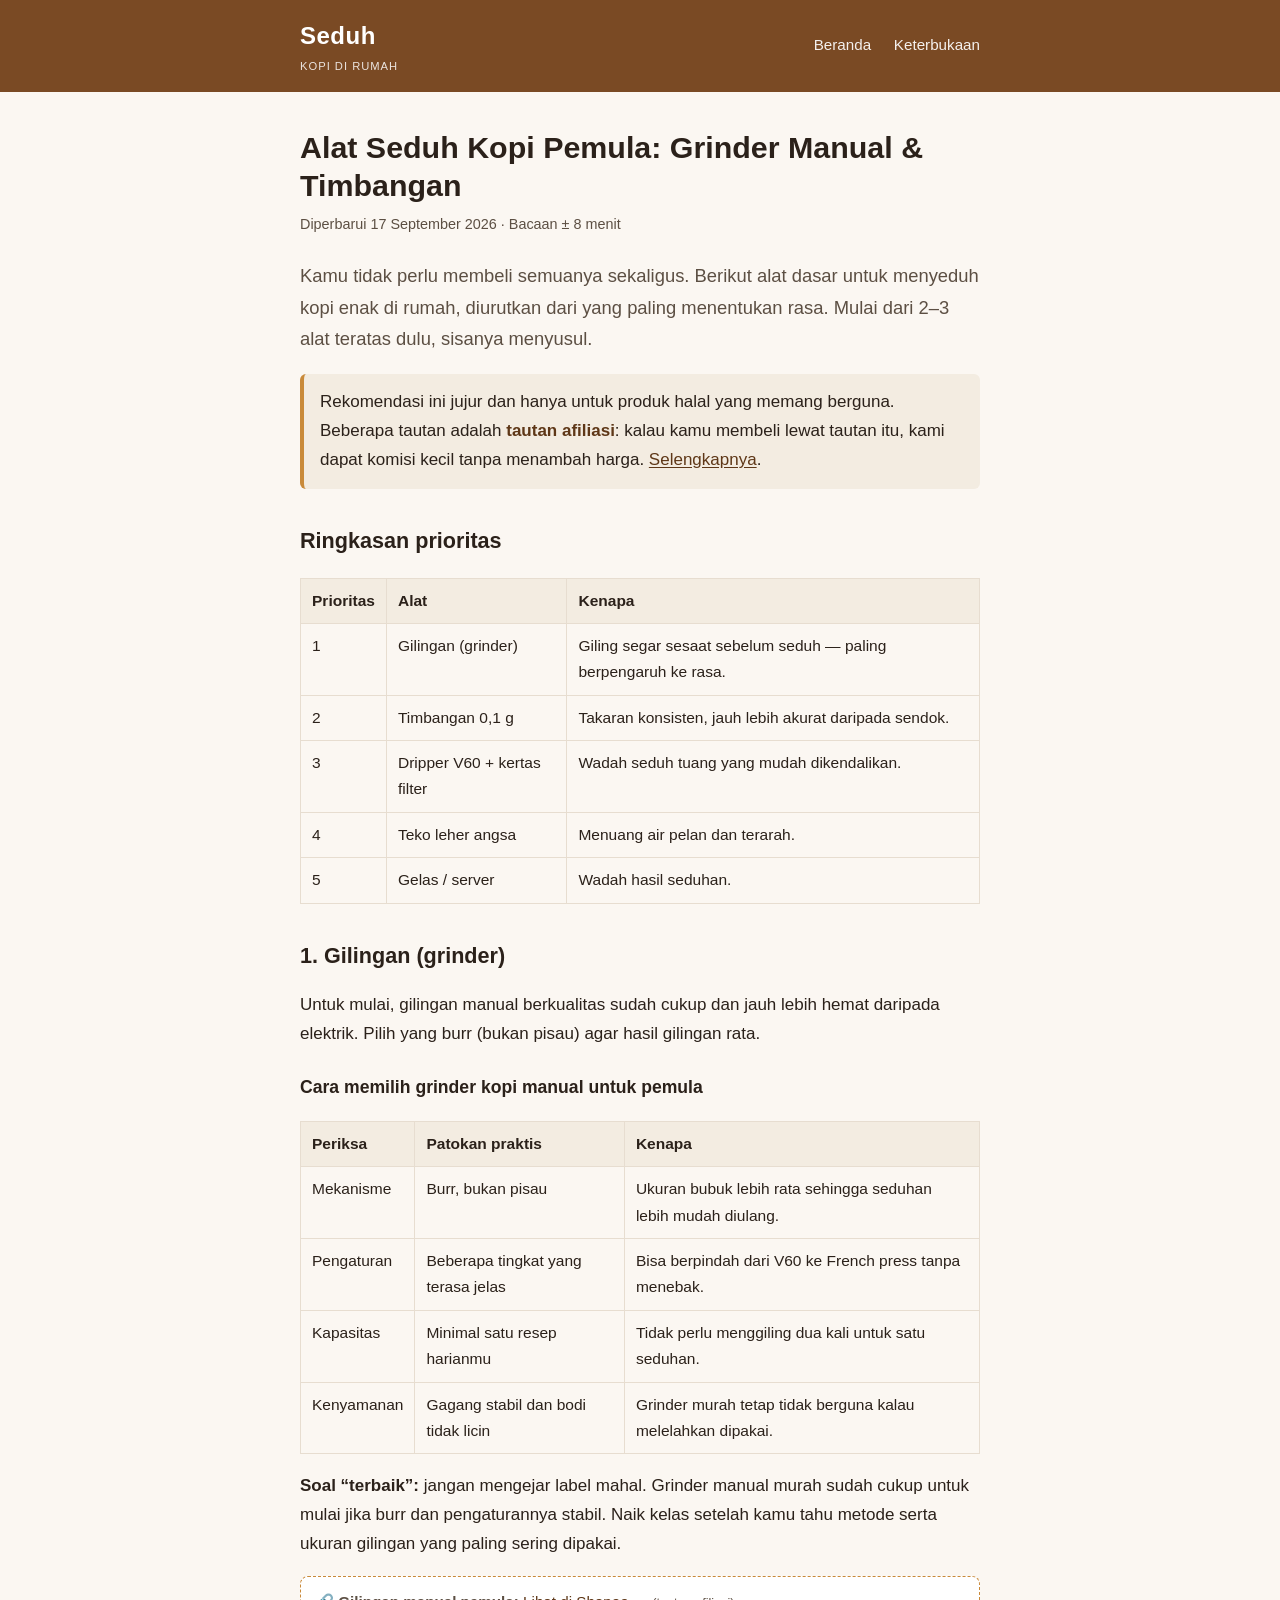
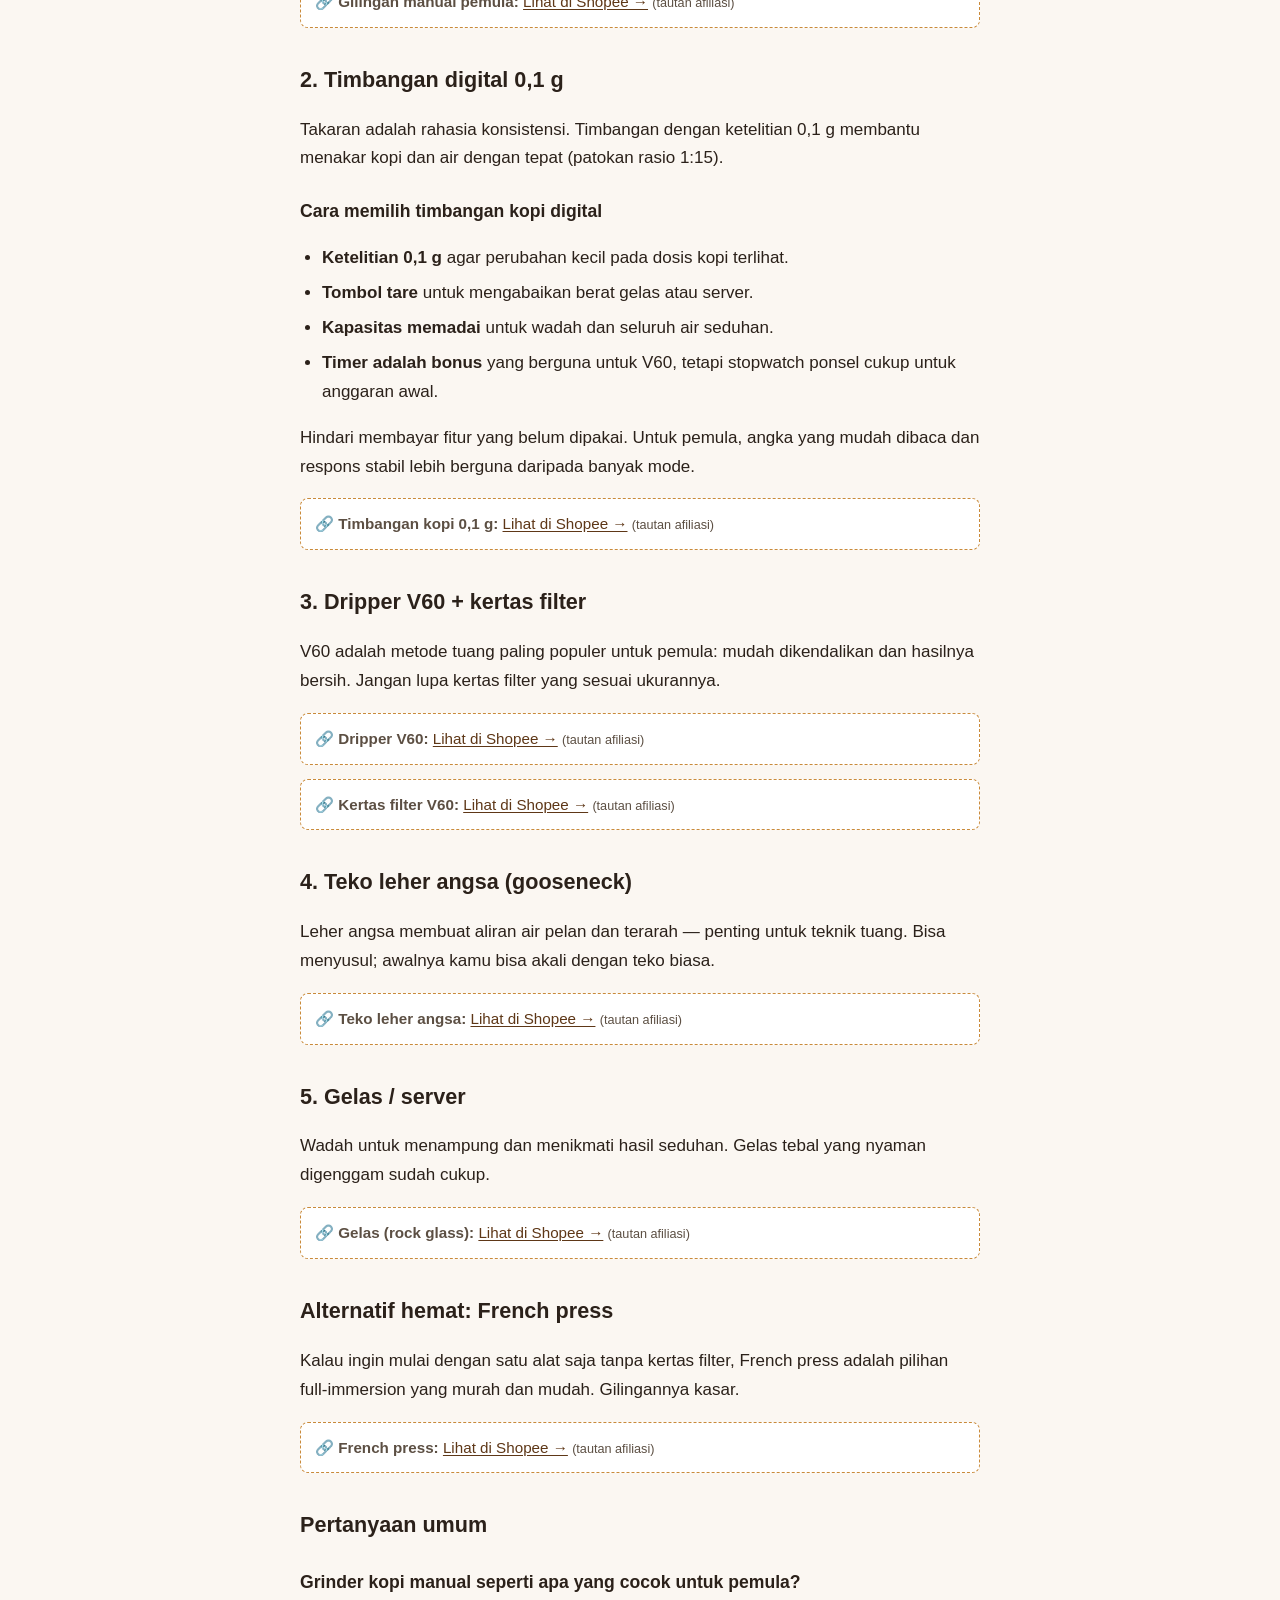
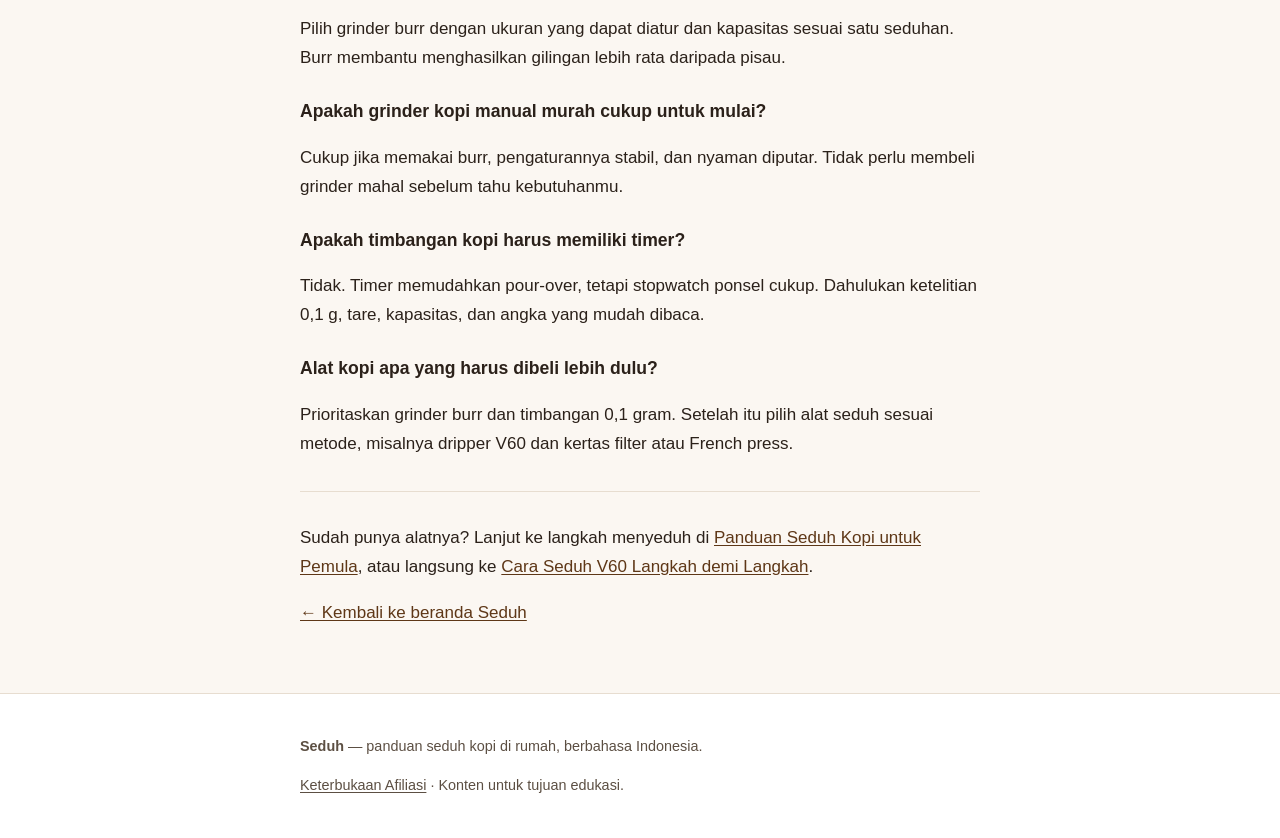
<file: panduan/alat-seduh-kopi-pemula.html>
<!doctype html>
<html lang="id">
<head>
<meta charset="utf-8">
<meta name="viewport" content="width=device-width, initial-scale=1">
<title>Alat Seduh Kopi Pemula: Grinder Manual & Timbangan (2026) — Seduh</title>
<meta name="description" content="Cara memilih grinder kopi manual dan timbangan kopi digital untuk pemula, plus dripper V60, filter, teko, dan kit awal hemat tanpa membeli alat yang tidak perlu.">
<link rel="canonical" href="https://adhafajri.github.io/seduh-site/panduan/alat-seduh-kopi-pemula.html">
<meta property="og:type" content="article">
<meta property="og:site_name" content="Seduh">
<meta property="og:locale" content="id_ID">
<meta property="og:title" content="Alat Seduh Kopi Pemula: Grinder Manual & Timbangan (2026)">
<meta property="og:description" content="Cara memilih grinder kopi manual dan timbangan kopi digital untuk pemula, plus kit seduh awal yang hemat.">
<meta property="og:url" content="https://adhafajri.github.io/seduh-site/panduan/alat-seduh-kopi-pemula.html">
<meta property="og:image" content="https://adhafajri.github.io/seduh-site/brand/seduh-avatar-400.png">
<meta name="twitter:card" content="summary">
<meta name="twitter:title" content="Alat Seduh Kopi Pemula: Grinder Manual & Timbangan (2026)">
<meta name="twitter:description" content="Cara memilih grinder kopi manual dan timbangan digital untuk pemula, plus kit seduh awal yang hemat.">
<meta name="twitter:image" content="https://adhafajri.github.io/seduh-site/brand/seduh-avatar-400.png">
<script type="application/ld+json">
{
  "@context": "https://schema.org",
  "@graph": [
    {
      "@type": "Article",
      "headline": "Alat Seduh Kopi Pemula: Grinder Manual & Timbangan (2026)",
      "description": "Cara memilih grinder kopi manual dan timbangan kopi digital untuk pemula, plus kit seduh awal yang hemat.",
      "inLanguage": "id",
      "datePublished": "2026-09-13",
      "dateModified": "2026-09-17",
      "image": "https://adhafajri.github.io/seduh-site/brand/seduh-avatar-400.png",
      "mainEntityOfPage": "https://adhafajri.github.io/seduh-site/panduan/alat-seduh-kopi-pemula.html",
      "author": { "@type": "Organization", "name": "Seduh", "url": "https://adhafajri.github.io/seduh-site/" },
      "publisher": {
        "@type": "Organization",
        "name": "Seduh",
        "logo": { "@type": "ImageObject", "url": "https://adhafajri.github.io/seduh-site/brand/seduh-avatar-400.png" }
      }
    },
    {
      "@type": "BreadcrumbList",
      "itemListElement": [
        { "@type": "ListItem", "position": 1, "name": "Beranda", "item": "https://adhafajri.github.io/seduh-site/" },
        { "@type": "ListItem", "position": 2, "name": "Alat Seduh Kopi Pemula", "item": "https://adhafajri.github.io/seduh-site/panduan/alat-seduh-kopi-pemula.html" }
      ]
    },
    {
      "@type": "FAQPage",
      "mainEntity": [
        {
          "@type": "Question",
          "name": "Grinder kopi manual seperti apa yang cocok untuk pemula?",
          "acceptedAnswer": {
            "@type": "Answer",
            "text": "Pilih grinder burr dengan ukuran gilingan yang dapat diatur dan kapasitas sesuai satu seduhan. Burr membantu menghasilkan gilingan lebih rata daripada pisau."
          }
        },
        {
          "@type": "Question",
          "name": "Apakah grinder kopi manual murah cukup untuk mulai?",
          "acceptedAnswer": {
            "@type": "Answer",
            "text": "Cukup jika memakai burr, pengaturannya stabil, dan nyaman diputar. Tidak perlu membeli grinder mahal sebelum tahu metode dan ukuran gilingan yang paling sering dipakai."
          }
        },
        {
          "@type": "Question",
          "name": "Apa yang perlu dicari pada timbangan kopi digital?",
          "acceptedAnswer": {
            "@type": "Answer",
            "text": "Cari ketelitian 0,1 gram, tombol tare, kapasitas yang cukup untuk server dan air, serta angka yang mudah dibaca. Timer berguna untuk pour-over tetapi bukan syarat untuk mulai."
          }
        },
        {
          "@type": "Question",
          "name": "Alat kopi apa yang harus dibeli lebih dulu?",
          "acceptedAnswer": {
            "@type": "Answer",
            "text": "Prioritaskan grinder burr dan timbangan 0,1 gram. Setelah itu pilih alat seduh sesuai metode, misalnya dripper V60 dan kertas filter atau French press."
          }
        }
      ]
    }
  ]
}
</script>
<link rel="stylesheet" href="../style.css">
</head>
<body>
<header class="site-header">
  <div class="wrap">
    <a class="brand" href="../index.html">Seduh<small>KOPI DI RUMAH</small></a>
    <nav class="nav">
      <a href="../index.html">Beranda</a>
      <a href="../disclosure.html">Keterbukaan</a>
    </nav>
  </div>
</header>

<main>
  <div class="wrap">
    <h1>Alat Seduh Kopi Pemula: Grinder Manual &amp; Timbangan</h1>
    <p class="meta">Diperbarui 17 September 2026 · Bacaan ± 8 menit</p>

    <p class="lead">Kamu tidak perlu membeli semuanya sekaligus. Berikut alat
    dasar untuk menyeduh kopi enak di rumah, diurutkan dari yang paling
    menentukan rasa. Mulai dari 2–3 alat teratas dulu, sisanya menyusul.</p>

    <div class="note">
      Rekomendasi ini jujur dan hanya untuk produk halal yang memang berguna.
      Beberapa tautan adalah <strong>tautan afiliasi</strong>: kalau kamu membeli
      lewat tautan itu, kami dapat komisi kecil tanpa menambah harga.
      <a href="../disclosure.html">Selengkapnya</a>.
    </div>

    <h2>Ringkasan prioritas</h2>
    <table>
      <tr><th>Prioritas</th><th>Alat</th><th>Kenapa</th></tr>
      <tr><td>1</td><td>Gilingan (grinder)</td><td>Giling segar sesaat sebelum seduh — paling berpengaruh ke rasa.</td></tr>
      <tr><td>2</td><td>Timbangan 0,1 g</td><td>Takaran konsisten, jauh lebih akurat daripada sendok.</td></tr>
      <tr><td>3</td><td>Dripper V60 + kertas filter</td><td>Wadah seduh tuang yang mudah dikendalikan.</td></tr>
      <tr><td>4</td><td>Teko leher angsa</td><td>Menuang air pelan dan terarah.</td></tr>
      <tr><td>5</td><td>Gelas / server</td><td>Wadah hasil seduhan.</td></tr>
    </table>

    <h2 id="gilingan">1. Gilingan (grinder)</h2>
    <p>Untuk mulai, gilingan manual berkualitas sudah cukup dan jauh lebih hemat
    daripada elektrik. Pilih yang burr (bukan pisau) agar hasil gilingan rata.</p>
    <h3>Cara memilih grinder kopi manual untuk pemula</h3>
    <table>
      <tr><th>Periksa</th><th>Patokan praktis</th><th>Kenapa</th></tr>
      <tr><td>Mekanisme</td><td>Burr, bukan pisau</td><td>Ukuran bubuk lebih rata sehingga seduhan lebih mudah diulang.</td></tr>
      <tr><td>Pengaturan</td><td>Beberapa tingkat yang terasa jelas</td><td>Bisa berpindah dari V60 ke French press tanpa menebak.</td></tr>
      <tr><td>Kapasitas</td><td>Minimal satu resep harianmu</td><td>Tidak perlu menggiling dua kali untuk satu seduhan.</td></tr>
      <tr><td>Kenyamanan</td><td>Gagang stabil dan bodi tidak licin</td><td>Grinder murah tetap tidak berguna kalau melelahkan dipakai.</td></tr>
    </table>
    <p><strong>Soal “terbaik”:</strong> jangan mengejar label mahal. Grinder
    manual murah sudah cukup untuk mulai jika burr dan pengaturannya stabil.
    Naik kelas setelah kamu tahu metode serta ukuran gilingan yang paling sering
    dipakai.</p>
    <div class="slot"><strong>Gilingan manual pemula:</strong> <a href="https://s.shopee.co.id/LnCFu1tP9" target="_blank" rel="sponsored nofollow noopener">Lihat di Shopee →</a> <small>(tautan afiliasi)</small></div>

    <h2 id="timbangan">2. Timbangan digital 0,1 g</h2>
    <p>Takaran adalah rahasia konsistensi. Timbangan dengan ketelitian 0,1 g
    membantu menakar kopi dan air dengan tepat (patokan rasio 1:15).</p>
    <h3>Cara memilih timbangan kopi digital</h3>
    <ul>
      <li><strong>Ketelitian 0,1 g</strong> agar perubahan kecil pada dosis kopi terlihat.</li>
      <li><strong>Tombol tare</strong> untuk mengabaikan berat gelas atau server.</li>
      <li><strong>Kapasitas memadai</strong> untuk wadah dan seluruh air seduhan.</li>
      <li><strong>Timer adalah bonus</strong> yang berguna untuk V60, tetapi
      stopwatch ponsel cukup untuk anggaran awal.</li>
    </ul>
    <p>Hindari membayar fitur yang belum dipakai. Untuk pemula, angka yang mudah
    dibaca dan respons stabil lebih berguna daripada banyak mode.</p>
    <div class="slot"><strong>Timbangan kopi 0,1 g:</strong> <a href="https://id.shp.ee/RYe7R79r" target="_blank" rel="sponsored nofollow noopener">Lihat di Shopee →</a> <small>(tautan afiliasi)</small></div>

    <h2 id="dripper">3. Dripper V60 + kertas filter</h2>
    <p>V60 adalah metode tuang paling populer untuk pemula: mudah dikendalikan
    dan hasilnya bersih. Jangan lupa kertas filter yang sesuai ukurannya.</p>
    <div class="slot"><strong>Dripper V60:</strong> <a href="https://s.shopee.co.id/5LBsDOnDIO" target="_blank" rel="sponsored nofollow noopener">Lihat di Shopee →</a> <small>(tautan afiliasi)</small></div>
    <div class="slot"><strong>Kertas filter V60:</strong> <a href="https://s.shopee.co.id/7ptDC1gSmH" target="_blank" rel="sponsored nofollow noopener">Lihat di Shopee →</a> <small>(tautan afiliasi)</small></div>

    <h2 id="teko">4. Teko leher angsa (gooseneck)</h2>
    <p>Leher angsa membuat aliran air pelan dan terarah — penting untuk teknik
    tuang. Bisa menyusul; awalnya kamu bisa akali dengan teko biasa.</p>
    <div class="slot"><strong>Teko leher angsa:</strong> <a href="https://s.shopee.co.id/2gB72aLGLT" target="_blank" rel="sponsored nofollow noopener">Lihat di Shopee →</a> <small>(tautan afiliasi)</small></div>

    <h2 id="gelas">5. Gelas / server</h2>
    <p>Wadah untuk menampung dan menikmati hasil seduhan. Gelas tebal yang nyaman
    digenggam sudah cukup.</p>
    <div class="slot"><strong>Gelas (rock glass):</strong> <a href="https://s.shopee.co.id/2gB72dT7q9" target="_blank" rel="sponsored nofollow noopener">Lihat di Shopee →</a> <small>(tautan afiliasi)</small></div>

    <h2 id="alternatif">Alternatif hemat: French press</h2>
    <p>Kalau ingin mulai dengan satu alat saja tanpa kertas filter, French press
    adalah pilihan full-immersion yang murah dan mudah. Gilingannya kasar.</p>
    <div class="slot"><strong>French press:</strong> <a href="https://s.shopee.co.id/2qUXEyw4Il" target="_blank" rel="sponsored nofollow noopener">Lihat di Shopee →</a> <small>(tautan afiliasi)</small></div>

    <h2 id="faq">Pertanyaan umum</h2>
    <h3>Grinder kopi manual seperti apa yang cocok untuk pemula?</h3>
    <p>Pilih grinder burr dengan ukuran yang dapat diatur dan kapasitas sesuai
    satu seduhan. Burr membantu menghasilkan gilingan lebih rata daripada pisau.</p>
    <h3>Apakah grinder kopi manual murah cukup untuk mulai?</h3>
    <p>Cukup jika memakai burr, pengaturannya stabil, dan nyaman diputar. Tidak
    perlu membeli grinder mahal sebelum tahu kebutuhanmu.</p>
    <h3>Apakah timbangan kopi harus memiliki timer?</h3>
    <p>Tidak. Timer memudahkan pour-over, tetapi stopwatch ponsel cukup. Dahulukan
    ketelitian 0,1 g, tare, kapasitas, dan angka yang mudah dibaca.</p>
    <h3>Alat kopi apa yang harus dibeli lebih dulu?</h3>
    <p>Prioritaskan grinder burr dan timbangan 0,1 gram. Setelah itu pilih alat
    seduh sesuai metode, misalnya dripper V60 dan kertas filter atau French press.</p>

    <hr>
    <p>Sudah punya alatnya? Lanjut ke langkah menyeduh di
    <a href="seduh-kopi-untuk-pemula.html">Panduan Seduh Kopi untuk Pemula</a>,
    atau langsung ke <a href="cara-seduh-v60-pour-over.html">Cara Seduh V60 Langkah demi Langkah</a>.</p>
    <p><a href="../index.html">← Kembali ke beranda Seduh</a></p>
  </div>
</main>

<footer class="site-footer">
  <div class="wrap">
    <p><strong>Seduh</strong> — panduan seduh kopi di rumah, berbahasa Indonesia.</p>
    <p><a href="../disclosure.html">Keterbukaan Afiliasi</a> · Konten untuk tujuan edukasi.</p>
  </div>
</footer>
<!-- Cloudflare Web Analytics --><script defer src='https://static.cloudflareinsights.com/beacon.min.js' data-cf-beacon='{"token": "e401f56b8e1b4ef98f65f7e0180cc473"}'></script><!-- End Cloudflare Web Analytics -->
</body>
</html>
</file>
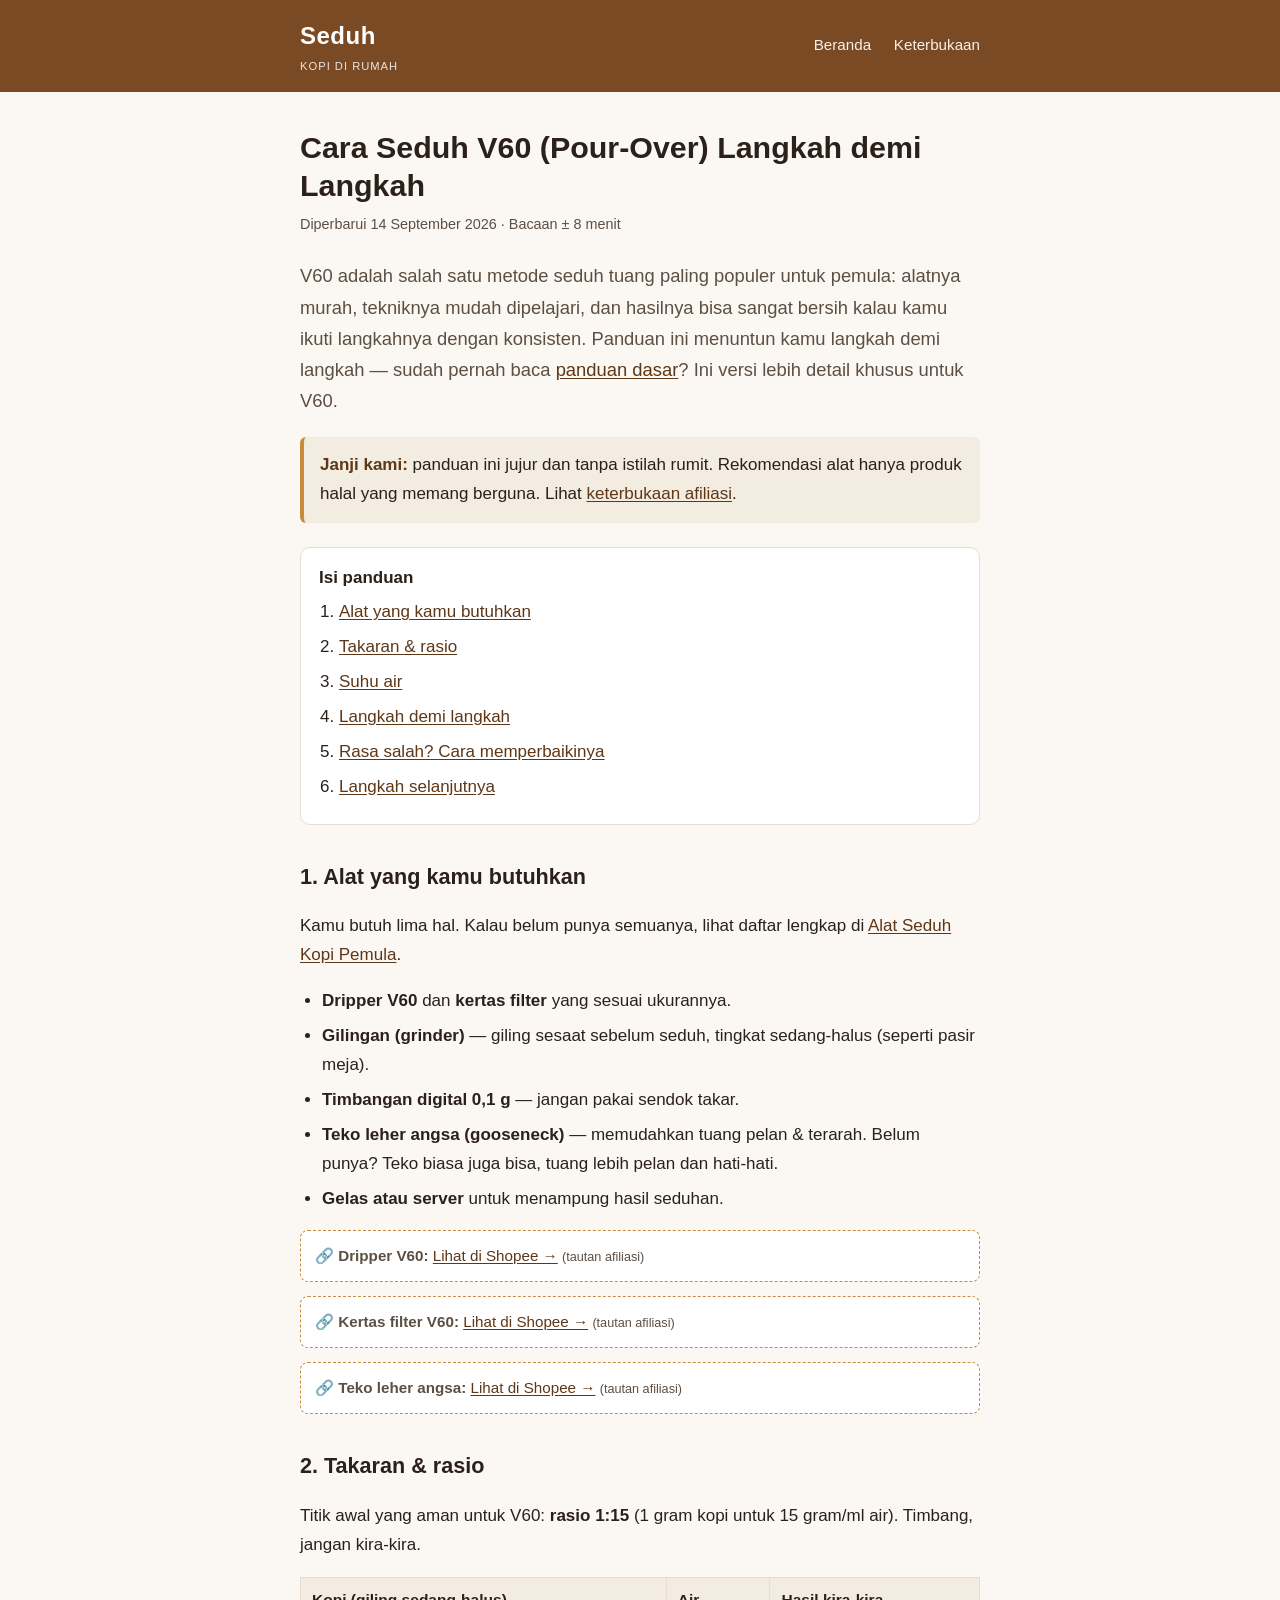
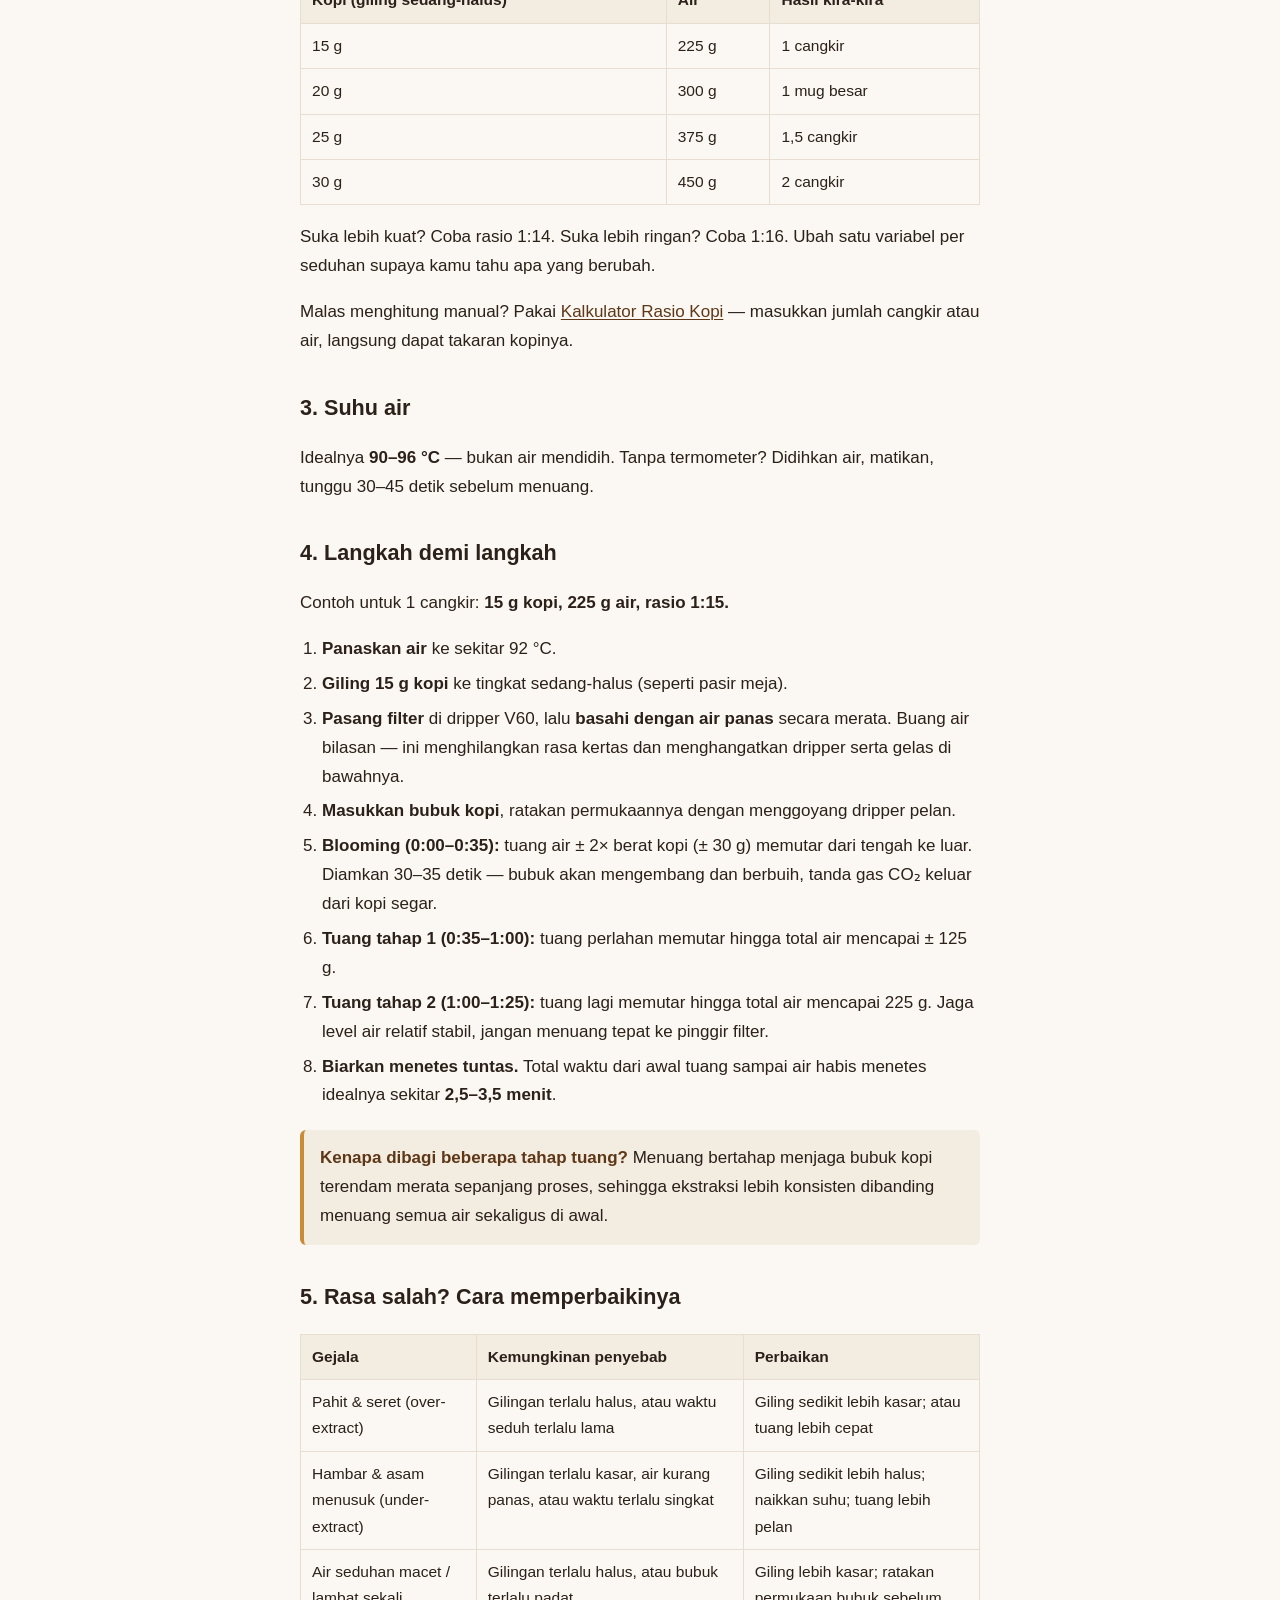
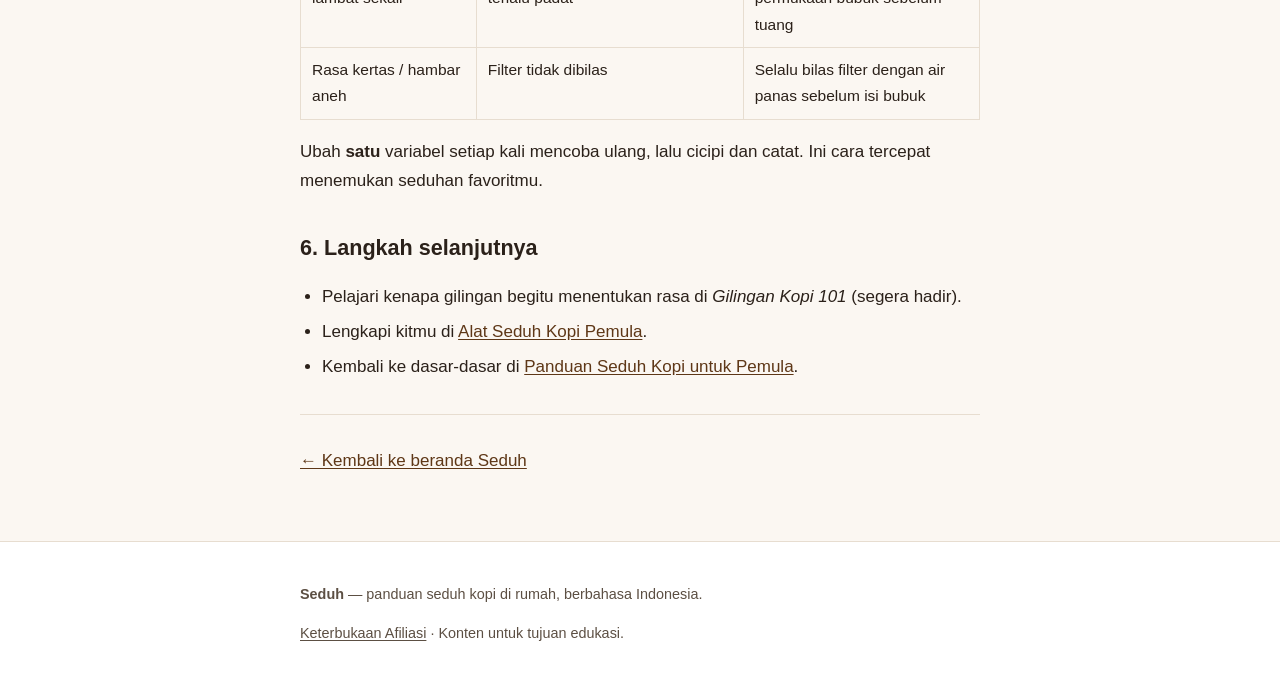
<file: panduan/cara-seduh-v60-pour-over.html>
<!doctype html>
<html lang="id">
<head>
<meta charset="utf-8">
<meta name="viewport" content="width=device-width, initial-scale=1">
<title>Cara Seduh V60 (Pour-Over) Langkah demi Langkah untuk Pemula (2026) — Seduh</title>
<meta name="description" content="Panduan lengkap cara menyeduh kopi V60 / pour-over untuk pemula: alat yang dibutuhkan, takaran, suhu air, langkah tuang bertahap, dan cara memperbaiki rasa yang salah.">
<link rel="canonical" href="https://adhafajri.github.io/seduh-site/panduan/cara-seduh-v60-pour-over.html">
<meta property="og:type" content="article">
<meta property="og:site_name" content="Seduh">
<meta property="og:locale" content="id_ID">
<meta property="og:title" content="Cara Seduh V60 (Pour-Over) Langkah demi Langkah untuk Pemula (2026)">
<meta property="og:description" content="Panduan lengkap cara menyeduh kopi V60 / pour-over untuk pemula: alat, takaran, suhu air, langkah tuang bertahap, dan cara memperbaiki rasa yang salah.">
<meta property="og:url" content="https://adhafajri.github.io/seduh-site/panduan/cara-seduh-v60-pour-over.html">
<meta property="og:image" content="https://adhafajri.github.io/seduh-site/brand/seduh-avatar-400.png">
<meta name="twitter:card" content="summary">
<meta name="twitter:title" content="Cara Seduh V60 (Pour-Over) Langkah demi Langkah untuk Pemula">
<meta name="twitter:description" content="Panduan lengkap cara menyeduh kopi V60 / pour-over untuk pemula: alat, takaran, suhu air, langkah tuang bertahap.">
<meta name="twitter:image" content="https://adhafajri.github.io/seduh-site/brand/seduh-avatar-400.png">
<script type="application/ld+json">
{
  "@context": "https://schema.org",
  "@graph": [
    {
      "@type": "HowTo",
      "name": "Cara Seduh Kopi V60 (Pour-Over) untuk Pemula",
      "description": "Langkah menyeduh kopi V60 / pour-over dengan 15 g kopi dan 225 g air (rasio 1:15).",
      "inLanguage": "id",
      "totalTime": "PT4M",
      "image": "https://adhafajri.github.io/seduh-site/brand/seduh-avatar-400.png",
      "mainEntityOfPage": "https://adhafajri.github.io/seduh-site/panduan/cara-seduh-v60-pour-over.html",
      "supply": [
        { "@type": "HowToSupply", "name": "Kopi 15 g" },
        { "@type": "HowToSupply", "name": "Air panas 225 g (± 92 °C)" }
      ],
      "tool": [
        { "@type": "HowToTool", "name": "Dripper V60 dan kertas filter" },
        { "@type": "HowToTool", "name": "Gilingan (grinder)" },
        { "@type": "HowToTool", "name": "Timbangan digital 0,1 g" },
        { "@type": "HowToTool", "name": "Teko leher angsa (gooseneck)" }
      ],
      "step": [
        { "@type": "HowToStep", "position": 1, "name": "Panaskan air", "text": "Panaskan air ke sekitar 92 °C." },
        { "@type": "HowToStep", "position": 2, "name": "Giling kopi", "text": "Giling 15 g kopi ke tingkat sedang-halus (seperti pasir meja)." },
        { "@type": "HowToStep", "position": 3, "name": "Basahi filter", "text": "Pasang filter di dripper V60, basahi dengan air panas secara merata, lalu buang air bilasan untuk menghilangkan rasa kertas dan menghangatkan dripper." },
        { "@type": "HowToStep", "position": 4, "name": "Masukkan kopi", "text": "Masukkan bubuk kopi dan ratakan permukaannya dengan menggoyang dripper pelan." },
        { "@type": "HowToStep", "position": 5, "name": "Blooming", "text": "Tuang air ± 30 g (2× berat kopi) memutar dari tengah ke luar, lalu diamkan 30–35 detik agar gas CO₂ keluar." },
        { "@type": "HowToStep", "position": 6, "name": "Tuang tahap 1", "text": "Tuang perlahan memutar hingga total air mencapai ± 125 g (0:35–1:00)." },
        { "@type": "HowToStep", "position": 7, "name": "Tuang tahap 2", "text": "Tuang lagi memutar hingga total air mencapai 225 g (1:00–1:25), jaga level air stabil." },
        { "@type": "HowToStep", "position": 8, "name": "Biarkan menetes", "text": "Biarkan menetes tuntas; total waktu idealnya sekitar 2,5–3,5 menit." }
      ]
    },
    {
      "@type": "BreadcrumbList",
      "itemListElement": [
        { "@type": "ListItem", "position": 1, "name": "Beranda", "item": "https://adhafajri.github.io/seduh-site/" },
        { "@type": "ListItem", "position": 2, "name": "Cara Seduh V60 (Pour-Over)", "item": "https://adhafajri.github.io/seduh-site/panduan/cara-seduh-v60-pour-over.html" }
      ]
    }
  ]
}
</script>
<link rel="stylesheet" href="../style.css">
</head>
<body>
<header class="site-header">
  <div class="wrap">
    <a class="brand" href="../index.html">Seduh<small>KOPI DI RUMAH</small></a>
    <nav class="nav">
      <a href="../index.html">Beranda</a>
      <a href="../disclosure.html">Keterbukaan</a>
    </nav>
  </div>
</header>

<main>
  <div class="wrap">
    <h1>Cara Seduh V60 (Pour-Over) Langkah demi Langkah</h1>
    <p class="meta">Diperbarui 14 September 2026 · Bacaan ± 8 menit</p>

    <p class="lead">V60 adalah salah satu metode seduh tuang paling populer
    untuk pemula: alatnya murah, tekniknya mudah dipelajari, dan hasilnya bisa
    sangat bersih kalau kamu ikuti langkahnya dengan konsisten. Panduan ini
    menuntun kamu langkah demi langkah — sudah pernah baca
    <a href="seduh-kopi-untuk-pemula.html">panduan dasar</a>? Ini versi lebih
    detail khusus untuk V60.</p>

    <div class="note">
      <strong>Janji kami:</strong> panduan ini jujur dan tanpa istilah rumit.
      Rekomendasi alat hanya produk halal yang memang berguna. Lihat
      <a href="../disclosure.html">keterbukaan afiliasi</a>.
    </div>

    <div class="toc">
      <strong>Isi panduan</strong>
      <ol>
        <li><a href="#alat">Alat yang kamu butuhkan</a></li>
        <li><a href="#takaran">Takaran &amp; rasio</a></li>
        <li><a href="#suhu">Suhu air</a></li>
        <li><a href="#langkah">Langkah demi langkah</a></li>
        <li><a href="#perbaiki">Rasa salah? Cara memperbaikinya</a></li>
        <li><a href="#lanjut">Langkah selanjutnya</a></li>
      </ol>
    </div>

    <h2 id="alat">1. Alat yang kamu butuhkan</h2>
    <p>Kamu butuh lima hal. Kalau belum punya semuanya, lihat daftar lengkap di
    <a href="alat-seduh-kopi-pemula.html">Alat Seduh Kopi Pemula</a>.</p>
    <ul>
      <li><strong>Dripper V60</strong> dan <strong>kertas filter</strong> yang sesuai ukurannya.</li>
      <li><strong>Gilingan (grinder)</strong> — giling sesaat sebelum seduh, tingkat sedang-halus (seperti pasir meja).</li>
      <li><strong>Timbangan digital 0,1 g</strong> — jangan pakai sendok takar.</li>
      <li><strong>Teko leher angsa (gooseneck)</strong> — memudahkan tuang pelan &amp; terarah. Belum punya? Teko biasa juga bisa, tuang lebih pelan dan hati-hati.</li>
      <li><strong>Gelas atau server</strong> untuk menampung hasil seduhan.</li>
    </ul>
    <div class="slot"><strong>Dripper V60:</strong> <a href="https://s.shopee.co.id/5LBsDOnDIO" target="_blank" rel="sponsored nofollow noopener">Lihat di Shopee →</a> <small>(tautan afiliasi)</small></div>
    <div class="slot"><strong>Kertas filter V60:</strong> <a href="https://s.shopee.co.id/7ptDC1gSmH" target="_blank" rel="sponsored nofollow noopener">Lihat di Shopee →</a> <small>(tautan afiliasi)</small></div>
    <div class="slot"><strong>Teko leher angsa:</strong> <a href="https://s.shopee.co.id/2gB72aLGLT" target="_blank" rel="sponsored nofollow noopener">Lihat di Shopee →</a> <small>(tautan afiliasi)</small></div>

    <h2 id="takaran">2. Takaran &amp; rasio</h2>
    <p>Titik awal yang aman untuk V60: <strong>rasio 1:15</strong> (1 gram kopi
    untuk 15 gram/ml air). Timbang, jangan kira-kira.</p>
    <table>
      <tr><th>Kopi (giling sedang-halus)</th><th>Air</th><th>Hasil kira-kira</th></tr>
      <tr><td>15 g</td><td>225 g</td><td>1 cangkir</td></tr>
      <tr><td>20 g</td><td>300 g</td><td>1 mug besar</td></tr>
      <tr><td>25 g</td><td>375 g</td><td>1,5 cangkir</td></tr>
      <tr><td>30 g</td><td>450 g</td><td>2 cangkir</td></tr>
    </table>
    <p>Suka lebih kuat? Coba rasio 1:14. Suka lebih ringan? Coba 1:16. Ubah
    satu variabel per seduhan supaya kamu tahu apa yang berubah.</p>
    <p>Malas menghitung manual? Pakai <a href="../alat/kalkulator-rasio-kopi.html">Kalkulator Rasio Kopi</a>
    — masukkan jumlah cangkir atau air, langsung dapat takaran kopinya.</p>

    <h2 id="suhu">3. Suhu air</h2>
    <p>Idealnya <strong>90–96&nbsp;°C</strong> — bukan air mendidih. Tanpa
    termometer? Didihkan air, matikan, tunggu 30–45 detik sebelum menuang.</p>

    <h2 id="langkah">4. Langkah demi langkah</h2>
    <p>Contoh untuk 1 cangkir: <strong>15 g kopi, 225 g air, rasio 1:15.</strong></p>
    <ol>
      <li><strong>Panaskan air</strong> ke sekitar 92&nbsp;°C.</li>
      <li><strong>Giling 15 g kopi</strong> ke tingkat sedang-halus (seperti pasir meja).</li>
      <li><strong>Pasang filter</strong> di dripper V60, lalu <strong>basahi dengan air panas</strong> secara merata. Buang air bilasan — ini menghilangkan rasa kertas dan menghangatkan dripper serta gelas di bawahnya.</li>
      <li><strong>Masukkan bubuk kopi</strong>, ratakan permukaannya dengan menggoyang dripper pelan.</li>
      <li><strong>Blooming (0:00–0:35):</strong> tuang air ± 2× berat kopi (± 30 g) memutar dari tengah ke luar. Diamkan 30–35 detik — bubuk akan mengembang dan berbuih, tanda gas CO₂ keluar dari kopi segar.</li>
      <li><strong>Tuang tahap 1 (0:35–1:00):</strong> tuang perlahan memutar hingga total air mencapai ± 125 g.</li>
      <li><strong>Tuang tahap 2 (1:00–1:25):</strong> tuang lagi memutar hingga total air mencapai 225 g. Jaga level air relatif stabil, jangan menuang tepat ke pinggir filter.</li>
      <li><strong>Biarkan menetes tuntas.</strong> Total waktu dari awal tuang sampai air habis menetes idealnya sekitar <strong>2,5–3,5 menit</strong>.</li>
    </ol>
    <div class="note">
      <strong>Kenapa dibagi beberapa tahap tuang?</strong> Menuang bertahap
      menjaga bubuk kopi terendam merata sepanjang proses, sehingga ekstraksi
      lebih konsisten dibanding menuang semua air sekaligus di awal.
    </div>

    <h2 id="perbaiki">5. Rasa salah? Cara memperbaikinya</h2>
    <table>
      <tr><th>Gejala</th><th>Kemungkinan penyebab</th><th>Perbaikan</th></tr>
      <tr><td>Pahit &amp; seret (over-extract)</td><td>Gilingan terlalu halus, atau waktu seduh terlalu lama</td><td>Giling sedikit lebih kasar; atau tuang lebih cepat</td></tr>
      <tr><td>Hambar &amp; asam menusuk (under-extract)</td><td>Gilingan terlalu kasar, air kurang panas, atau waktu terlalu singkat</td><td>Giling sedikit lebih halus; naikkan suhu; tuang lebih pelan</td></tr>
      <tr><td>Air seduhan macet / lambat sekali</td><td>Gilingan terlalu halus, atau bubuk terlalu padat</td><td>Giling lebih kasar; ratakan permukaan bubuk sebelum tuang</td></tr>
      <tr><td>Rasa kertas / hambar aneh</td><td>Filter tidak dibilas</td><td>Selalu bilas filter dengan air panas sebelum isi bubuk</td></tr>
    </table>
    <p>Ubah <strong>satu</strong> variabel setiap kali mencoba ulang, lalu
    cicipi dan catat. Ini cara tercepat menemukan seduhan favoritmu.</p>

    <h2 id="lanjut">6. Langkah selanjutnya</h2>
    <ul>
      <li>Pelajari kenapa gilingan begitu menentukan rasa di <em>Gilingan Kopi 101</em> (segera hadir).</li>
      <li>Lengkapi kitmu di <a href="alat-seduh-kopi-pemula.html">Alat Seduh Kopi Pemula</a>.</li>
      <li>Kembali ke dasar-dasar di <a href="seduh-kopi-untuk-pemula.html">Panduan Seduh Kopi untuk Pemula</a>.</li>
    </ul>

    <hr>
    <p><a href="../index.html">← Kembali ke beranda Seduh</a></p>
  </div>
</main>

<footer class="site-footer">
  <div class="wrap">
    <p><strong>Seduh</strong> — panduan seduh kopi di rumah, berbahasa Indonesia.</p>
    <p><a href="../disclosure.html">Keterbukaan Afiliasi</a> · Konten untuk tujuan edukasi.</p>
  </div>
</footer>
<!-- Cloudflare Web Analytics --><script defer src='https://static.cloudflareinsights.com/beacon.min.js' data-cf-beacon='{"token": "e401f56b8e1b4ef98f65f7e0180cc473"}'></script><!-- End Cloudflare Web Analytics -->
</body>
</html>
</file>
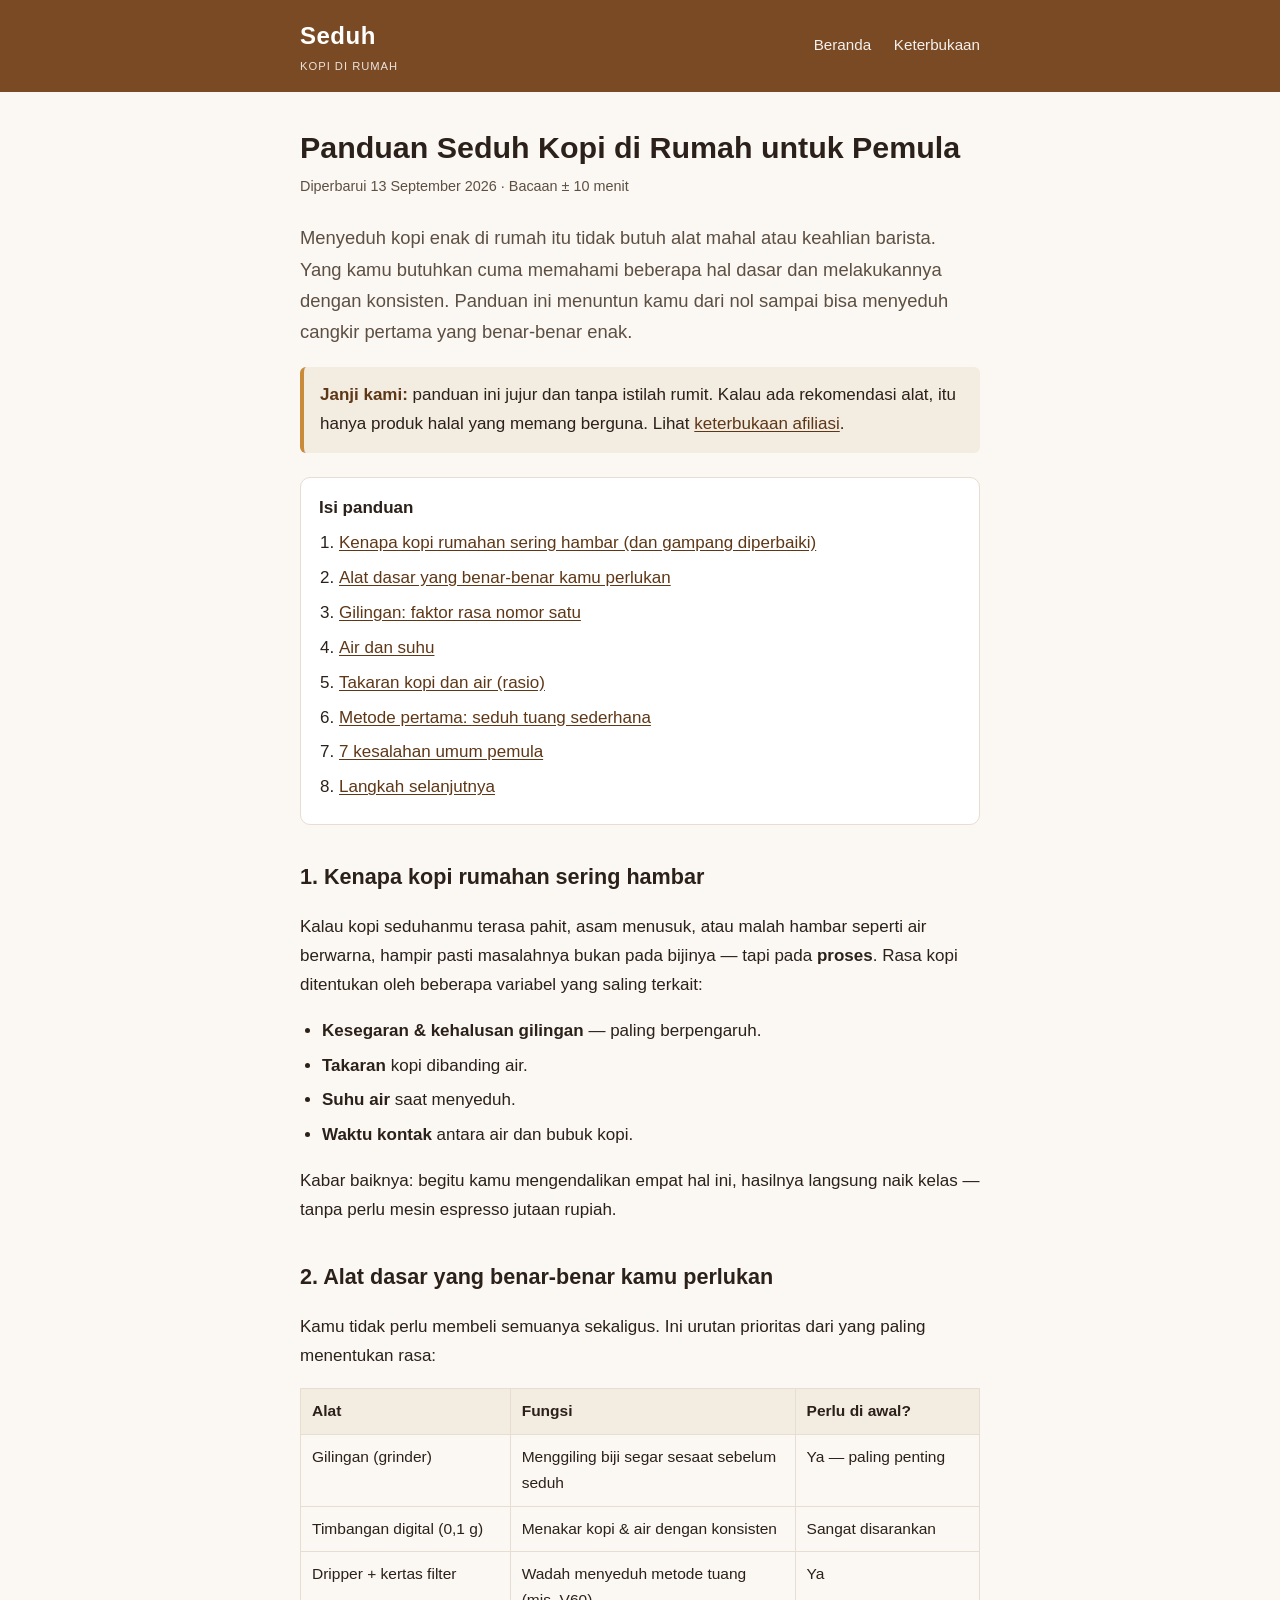
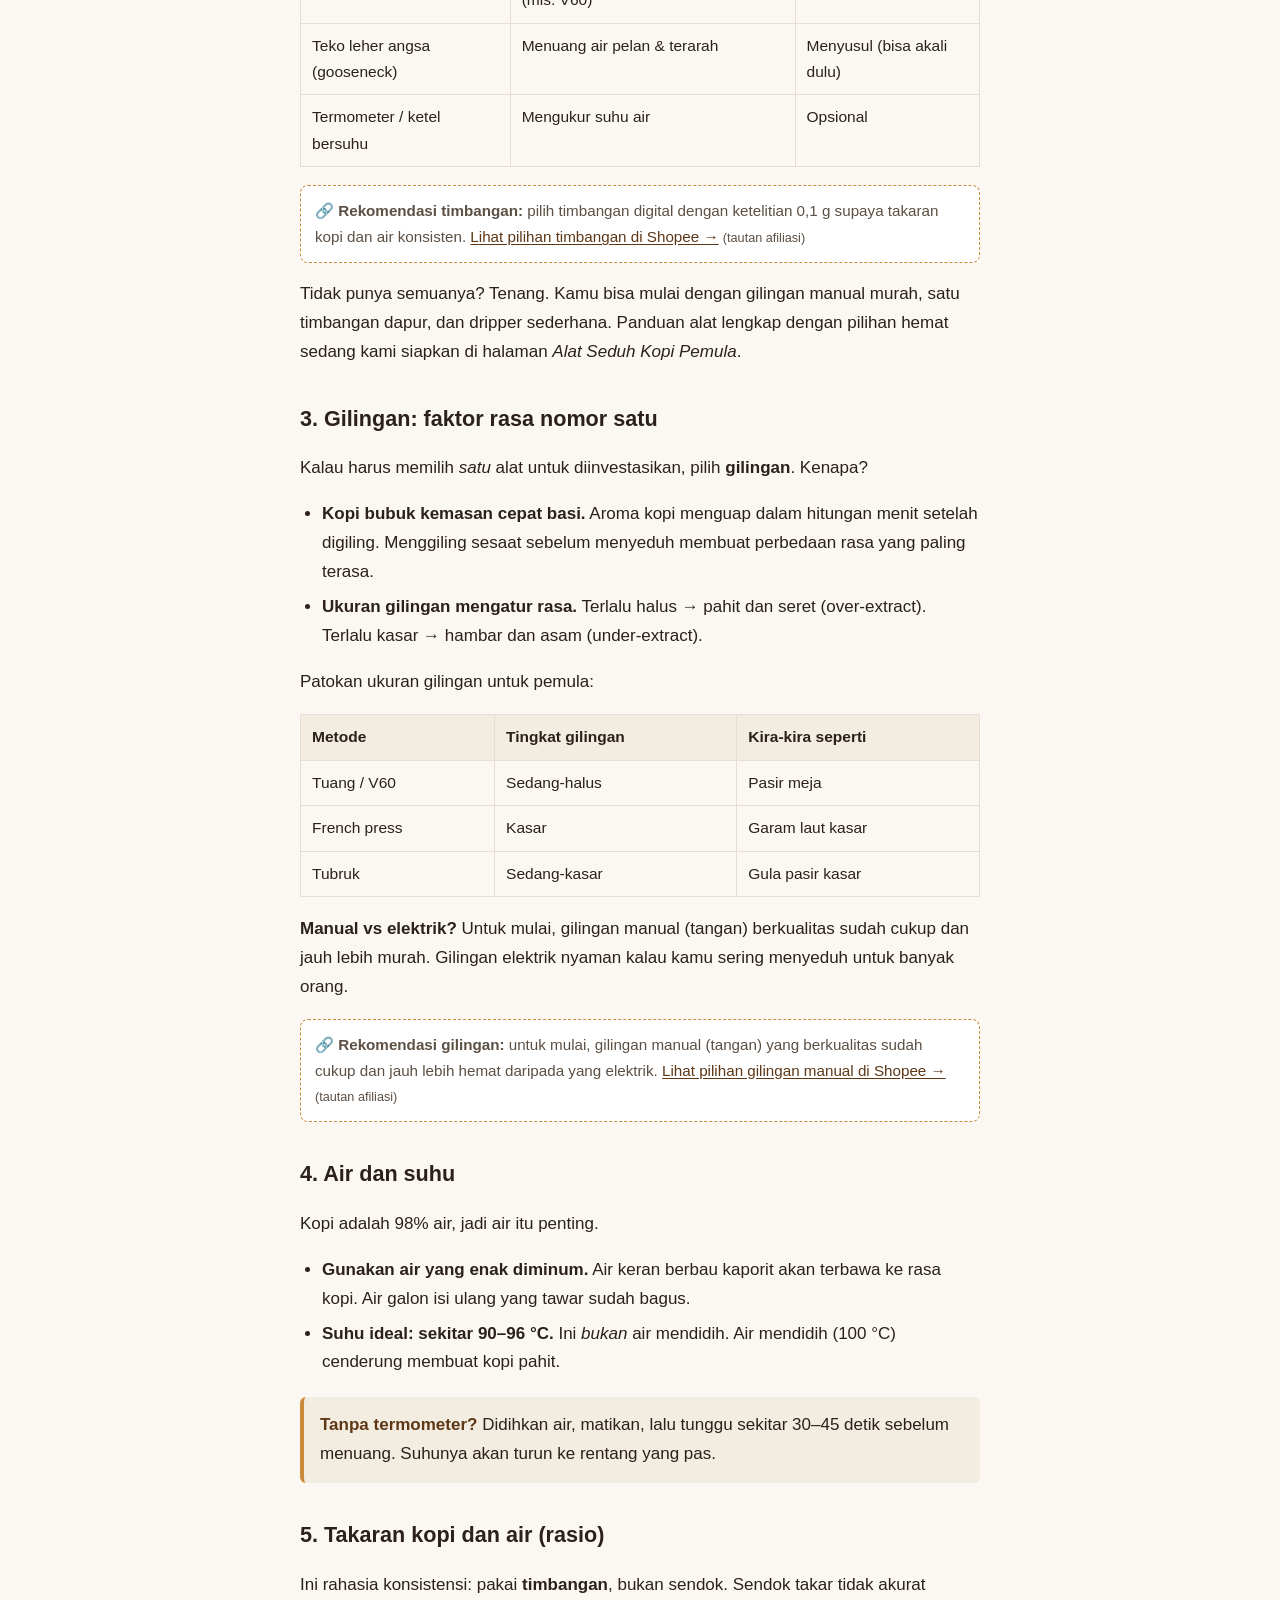
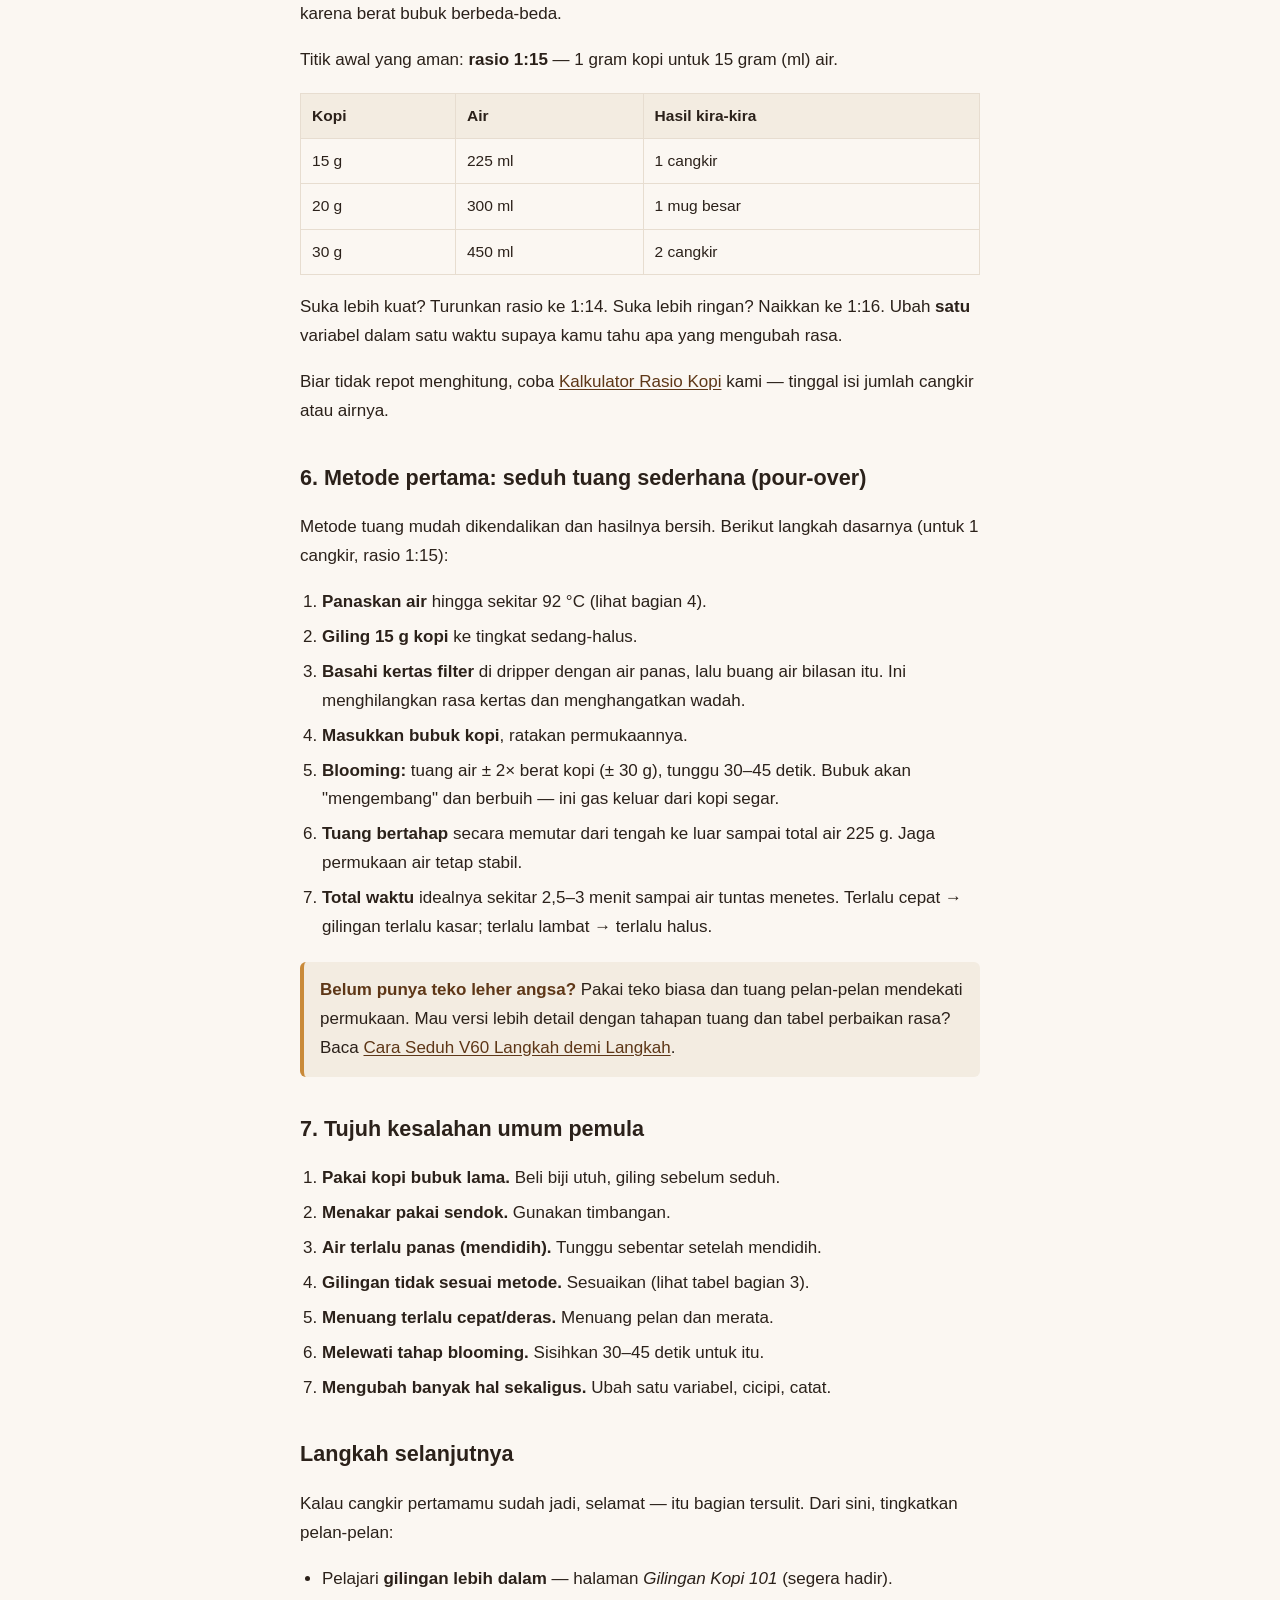
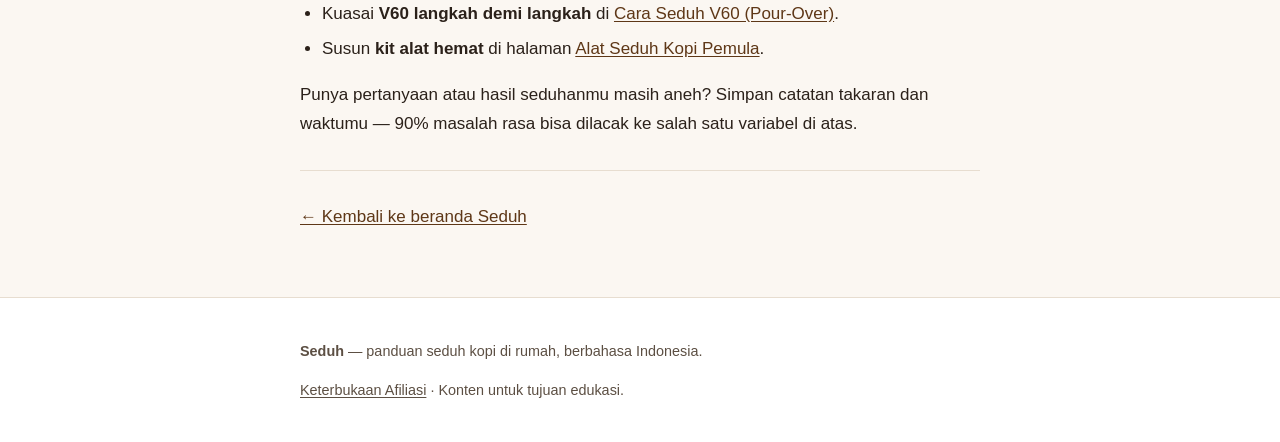
<file: panduan/seduh-kopi-untuk-pemula.html>
<!doctype html>
<html lang="id">
<head>
<meta charset="utf-8">
<meta name="viewport" content="width=device-width, initial-scale=1">
<title>Panduan Seduh Kopi di Rumah untuk Pemula (2026) — Seduh</title>
<meta name="description" content="Panduan lengkap berbahasa Indonesia untuk menyeduh kopi enak di rumah: alat dasar, gilingan, takaran, suhu air, langkah menyeduh, dan kesalahan umum pemula.">
<link rel="canonical" href="https://adhafajri.github.io/seduh-site/panduan/seduh-kopi-untuk-pemula.html">
<meta property="og:type" content="article">
<meta property="og:site_name" content="Seduh">
<meta property="og:locale" content="id_ID">
<meta property="og:title" content="Panduan Seduh Kopi di Rumah untuk Pemula (2026)">
<meta property="og:description" content="Panduan lengkap berbahasa Indonesia untuk menyeduh kopi enak di rumah: alat dasar, gilingan, takaran, suhu air, langkah menyeduh, dan kesalahan umum pemula.">
<meta property="og:url" content="https://adhafajri.github.io/seduh-site/panduan/seduh-kopi-untuk-pemula.html">
<meta property="og:image" content="https://adhafajri.github.io/seduh-site/brand/seduh-avatar-400.png">
<meta name="twitter:card" content="summary">
<meta name="twitter:title" content="Panduan Seduh Kopi di Rumah untuk Pemula (2026)">
<meta name="twitter:description" content="Panduan lengkap berbahasa Indonesia untuk menyeduh kopi enak di rumah: alat, takaran, suhu air, langkah, dan kesalahan umum pemula.">
<meta name="twitter:image" content="https://adhafajri.github.io/seduh-site/brand/seduh-avatar-400.png">
<script type="application/ld+json">
{
  "@context": "https://schema.org",
  "@graph": [
    {
      "@type": "Article",
      "headline": "Panduan Seduh Kopi di Rumah untuk Pemula (2026)",
      "description": "Panduan lengkap berbahasa Indonesia untuk menyeduh kopi enak di rumah: alat dasar, gilingan, takaran, suhu air, langkah menyeduh, dan kesalahan umum pemula.",
      "inLanguage": "id",
      "datePublished": "2026-09-13",
      "dateModified": "2026-09-13",
      "image": "https://adhafajri.github.io/seduh-site/brand/seduh-avatar-400.png",
      "mainEntityOfPage": "https://adhafajri.github.io/seduh-site/panduan/seduh-kopi-untuk-pemula.html",
      "author": { "@type": "Organization", "name": "Seduh", "url": "https://adhafajri.github.io/seduh-site/" },
      "publisher": {
        "@type": "Organization",
        "name": "Seduh",
        "logo": { "@type": "ImageObject", "url": "https://adhafajri.github.io/seduh-site/brand/seduh-avatar-400.png" }
      }
    },
    {
      "@type": "BreadcrumbList",
      "itemListElement": [
        { "@type": "ListItem", "position": 1, "name": "Beranda", "item": "https://adhafajri.github.io/seduh-site/" },
        { "@type": "ListItem", "position": 2, "name": "Panduan Seduh Kopi untuk Pemula", "item": "https://adhafajri.github.io/seduh-site/panduan/seduh-kopi-untuk-pemula.html" }
      ]
    }
  ]
}
</script>
<link rel="stylesheet" href="../style.css">
</head>
<body>
<header class="site-header">
  <div class="wrap">
    <a class="brand" href="../index.html">Seduh<small>KOPI DI RUMAH</small></a>
    <nav class="nav">
      <a href="../index.html">Beranda</a>
      <a href="../disclosure.html">Keterbukaan</a>
    </nav>
  </div>
</header>

<main>
  <div class="wrap">
    <h1>Panduan Seduh Kopi di Rumah untuk Pemula</h1>
    <p class="meta">Diperbarui 13 September 2026 · Bacaan ± 10 menit</p>

    <p class="lead">Menyeduh kopi enak di rumah itu tidak butuh alat mahal atau
    keahlian barista. Yang kamu butuhkan cuma memahami beberapa hal dasar dan
    melakukannya dengan konsisten. Panduan ini menuntun kamu dari nol sampai
    bisa menyeduh cangkir pertama yang benar-benar enak.</p>

    <div class="note">
      <strong>Janji kami:</strong> panduan ini jujur dan tanpa istilah rumit.
      Kalau ada rekomendasi alat, itu hanya produk halal yang memang berguna.
      Lihat <a href="../disclosure.html">keterbukaan afiliasi</a>.
    </div>

    <div class="toc">
      <strong>Isi panduan</strong>
      <ol>
        <li><a href="#kenapa">Kenapa kopi rumahan sering hambar (dan gampang diperbaiki)</a></li>
        <li><a href="#alat">Alat dasar yang benar-benar kamu perlukan</a></li>
        <li><a href="#giling">Gilingan: faktor rasa nomor satu</a></li>
        <li><a href="#air">Air dan suhu</a></li>
        <li><a href="#takaran">Takaran kopi dan air (rasio)</a></li>
        <li><a href="#metode">Metode pertama: seduh tuang sederhana</a></li>
        <li><a href="#kesalahan">7 kesalahan umum pemula</a></li>
        <li><a href="#lanjut">Langkah selanjutnya</a></li>
      </ol>
    </div>

    <h2 id="kenapa">1. Kenapa kopi rumahan sering hambar</h2>
    <p>Kalau kopi seduhanmu terasa pahit, asam menusuk, atau malah hambar seperti
    air berwarna, hampir pasti masalahnya bukan pada bijinya — tapi pada
    <strong>proses</strong>. Rasa kopi ditentukan oleh beberapa variabel yang
    saling terkait:</p>
    <ul>
      <li><strong>Kesegaran &amp; kehalusan gilingan</strong> — paling berpengaruh.</li>
      <li><strong>Takaran</strong> kopi dibanding air.</li>
      <li><strong>Suhu air</strong> saat menyeduh.</li>
      <li><strong>Waktu kontak</strong> antara air dan bubuk kopi.</li>
    </ul>
    <p>Kabar baiknya: begitu kamu mengendalikan empat hal ini, hasilnya langsung
    naik kelas — tanpa perlu mesin espresso jutaan rupiah.</p>

    <h2 id="alat">2. Alat dasar yang benar-benar kamu perlukan</h2>
    <p>Kamu tidak perlu membeli semuanya sekaligus. Ini urutan prioritas dari
    yang paling menentukan rasa:</p>
    <table>
      <tr><th>Alat</th><th>Fungsi</th><th>Perlu di awal?</th></tr>
      <tr><td>Gilingan (grinder)</td><td>Menggiling biji segar sesaat sebelum seduh</td><td>Ya — paling penting</td></tr>
      <tr><td>Timbangan digital (0,1 g)</td><td>Menakar kopi &amp; air dengan konsisten</td><td>Sangat disarankan</td></tr>
      <tr><td>Dripper + kertas filter</td><td>Wadah menyeduh metode tuang (mis. V60)</td><td>Ya</td></tr>
      <tr><td>Teko leher angsa (gooseneck)</td><td>Menuang air pelan &amp; terarah</td><td>Menyusul (bisa akali dulu)</td></tr>
      <tr><td>Termometer / ketel bersuhu</td><td>Mengukur suhu air</td><td>Opsional</td></tr>
    </table>

    <div class="slot"><strong>Rekomendasi timbangan:</strong> pilih timbangan digital dengan ketelitian 0,1 g supaya takaran kopi dan air konsisten. <a href="https://id.shp.ee/RYe7R79r" target="_blank" rel="sponsored nofollow noopener">Lihat pilihan timbangan di Shopee →</a> <small>(tautan afiliasi)</small></div>
    <p>Tidak punya semuanya? Tenang. Kamu bisa mulai dengan gilingan manual murah,
    satu timbangan dapur, dan dripper sederhana. Panduan alat lengkap dengan
    pilihan hemat sedang kami siapkan di halaman <em>Alat Seduh Kopi Pemula</em>.</p>

    <h2 id="giling">3. Gilingan: faktor rasa nomor satu</h2>
    <p>Kalau harus memilih <em>satu</em> alat untuk diinvestasikan, pilih
    <strong>gilingan</strong>. Kenapa?</p>
    <ul>
      <li><strong>Kopi bubuk kemasan cepat basi.</strong> Aroma kopi menguap dalam
      hitungan menit setelah digiling. Menggiling sesaat sebelum menyeduh
      membuat perbedaan rasa yang paling terasa.</li>
      <li><strong>Ukuran gilingan mengatur rasa.</strong> Terlalu halus → pahit
      dan seret (over-extract). Terlalu kasar → hambar dan asam
      (under-extract).</li>
    </ul>
    <p>Patokan ukuran gilingan untuk pemula:</p>
    <table>
      <tr><th>Metode</th><th>Tingkat gilingan</th><th>Kira-kira seperti</th></tr>
      <tr><td>Tuang / V60</td><td>Sedang-halus</td><td>Pasir meja</td></tr>
      <tr><td>French press</td><td>Kasar</td><td>Garam laut kasar</td></tr>
      <tr><td>Tubruk</td><td>Sedang-kasar</td><td>Gula pasir kasar</td></tr>
    </table>
    <p><strong>Manual vs elektrik?</strong> Untuk mulai, gilingan manual (tangan)
    berkualitas sudah cukup dan jauh lebih murah. Gilingan elektrik nyaman kalau
    kamu sering menyeduh untuk banyak orang.</p>
    <div class="slot"><strong>Rekomendasi gilingan:</strong> untuk mulai, gilingan manual (tangan) yang berkualitas sudah cukup dan jauh lebih hemat daripada yang elektrik. <a href="https://s.shopee.co.id/LnCFu1tP9" target="_blank" rel="sponsored nofollow noopener">Lihat pilihan gilingan manual di Shopee →</a> <small>(tautan afiliasi)</small></div>

    <h2 id="air">4. Air dan suhu</h2>
    <p>Kopi adalah 98% air, jadi air itu penting.</p>
    <ul>
      <li><strong>Gunakan air yang enak diminum.</strong> Air keran berbau kaporit
      akan terbawa ke rasa kopi. Air galon isi ulang yang tawar sudah bagus.</li>
      <li><strong>Suhu ideal: sekitar 90–96&nbsp;°C.</strong> Ini <em>bukan</em> air
      mendidih. Air mendidih (100&nbsp;°C) cenderung membuat kopi pahit.</li>
    </ul>
    <div class="note">
      <strong>Tanpa termometer?</strong> Didihkan air, matikan, lalu tunggu
      sekitar 30–45 detik sebelum menuang. Suhunya akan turun ke rentang yang pas.
    </div>

    <h2 id="takaran">5. Takaran kopi dan air (rasio)</h2>
    <p>Ini rahasia konsistensi: pakai <strong>timbangan</strong>, bukan sendok.
    Sendok takar tidak akurat karena berat bubuk berbeda-beda.</p>
    <p>Titik awal yang aman: <strong>rasio 1:15</strong> — 1 gram kopi untuk 15
    gram (ml) air.</p>
    <table>
      <tr><th>Kopi</th><th>Air</th><th>Hasil kira-kira</th></tr>
      <tr><td>15 g</td><td>225 ml</td><td>1 cangkir</td></tr>
      <tr><td>20 g</td><td>300 ml</td><td>1 mug besar</td></tr>
      <tr><td>30 g</td><td>450 ml</td><td>2 cangkir</td></tr>
    </table>
    <p>Suka lebih kuat? Turunkan rasio ke 1:14. Suka lebih ringan? Naikkan ke
    1:16. Ubah <strong>satu</strong> variabel dalam satu waktu supaya kamu tahu
    apa yang mengubah rasa.</p>
    <p>Biar tidak repot menghitung, coba <a href="../alat/kalkulator-rasio-kopi.html">Kalkulator Rasio Kopi</a>
    kami — tinggal isi jumlah cangkir atau airnya.</p>

    <h2 id="metode">6. Metode pertama: seduh tuang sederhana (pour-over)</h2>
    <p>Metode tuang mudah dikendalikan dan hasilnya bersih. Berikut langkah
    dasarnya (untuk 1 cangkir, rasio 1:15):</p>
    <ol>
      <li><strong>Panaskan air</strong> hingga sekitar 92&nbsp;°C (lihat bagian 4).</li>
      <li><strong>Giling 15 g kopi</strong> ke tingkat sedang-halus.</li>
      <li><strong>Basahi kertas filter</strong> di dripper dengan air panas, lalu
      buang air bilasan itu. Ini menghilangkan rasa kertas dan menghangatkan wadah.</li>
      <li><strong>Masukkan bubuk kopi</strong>, ratakan permukaannya.</li>
      <li><strong>Blooming:</strong> tuang air ± 2× berat kopi (± 30 g), tunggu
      30–45 detik. Bubuk akan "mengembang" dan berbuih — ini gas keluar dari kopi segar.</li>
      <li><strong>Tuang bertahap</strong> secara memutar dari tengah ke luar
      sampai total air 225 g. Jaga permukaan air tetap stabil.</li>
      <li><strong>Total waktu</strong> idealnya sekitar 2,5–3 menit sampai air
      tuntas menetes. Terlalu cepat → gilingan terlalu kasar; terlalu lambat →
      terlalu halus.</li>
    </ol>
    <div class="note">
      <strong>Belum punya teko leher angsa?</strong> Pakai teko biasa dan tuang
      pelan-pelan mendekati permukaan. Mau versi lebih detail dengan tahapan
      tuang dan tabel perbaikan rasa? Baca
      <a href="cara-seduh-v60-pour-over.html">Cara Seduh V60 Langkah demi Langkah</a>.
    </div>

    <h2 id="kesalahan">7. Tujuh kesalahan umum pemula</h2>
    <ol>
      <li><strong>Pakai kopi bubuk lama.</strong> Beli biji utuh, giling sebelum seduh.</li>
      <li><strong>Menakar pakai sendok.</strong> Gunakan timbangan.</li>
      <li><strong>Air terlalu panas (mendidih).</strong> Tunggu sebentar setelah mendidih.</li>
      <li><strong>Gilingan tidak sesuai metode.</strong> Sesuaikan (lihat tabel bagian 3).</li>
      <li><strong>Menuang terlalu cepat/deras.</strong> Menuang pelan dan merata.</li>
      <li><strong>Melewati tahap blooming.</strong> Sisihkan 30–45 detik untuk itu.</li>
      <li><strong>Mengubah banyak hal sekaligus.</strong> Ubah satu variabel, cicipi, catat.</li>
    </ol>

    <h2 id="lanjut">Langkah selanjutnya</h2>
    <p>Kalau cangkir pertamamu sudah jadi, selamat — itu bagian tersulit. Dari
    sini, tingkatkan pelan-pelan:</p>
    <ul>
      <li>Pelajari <strong>gilingan lebih dalam</strong> — halaman <em>Gilingan Kopi 101</em> (segera hadir).</li>
      <li>Kuasai <strong>V60 langkah demi langkah</strong> di <a href="cara-seduh-v60-pour-over.html">Cara Seduh V60 (Pour-Over)</a>.</li>
      <li>Susun <strong>kit alat hemat</strong> di halaman <a href="alat-seduh-kopi-pemula.html">Alat Seduh Kopi Pemula</a>.</li>
    </ul>
    <p>Punya pertanyaan atau hasil seduhanmu masih aneh? Simpan catatan takaran
    dan waktumu — 90% masalah rasa bisa dilacak ke salah satu variabel di atas.</p>

    <hr>
    <p><a href="../index.html">← Kembali ke beranda Seduh</a></p>
  </div>
</main>

<footer class="site-footer">
  <div class="wrap">
    <p><strong>Seduh</strong> — panduan seduh kopi di rumah, berbahasa Indonesia.</p>
    <p><a href="../disclosure.html">Keterbukaan Afiliasi</a> · Konten untuk tujuan edukasi.</p>
  </div>
</footer>
<!-- Cloudflare Web Analytics --><script defer src='https://static.cloudflareinsights.com/beacon.min.js' data-cf-beacon='{"token": "e401f56b8e1b4ef98f65f7e0180cc473"}'></script><!-- End Cloudflare Web Analytics -->
</body>
</html>
</file>
<file: style.css>
/* Seduh — shared stylesheet. Mobile-first, fast, no external fonts/JS. */
:root {
  --bg: #fbf7f2;
  --surface: #ffffff;
  --ink: #2b211a;
  --ink-soft: #5c4f43;
  --line: #e7ddd0;
  --brand: #7a4a24;      /* roasted coffee brown */
  --brand-ink: #5e3717;
  --accent: #c98a3a;     /* crema gold */
  --note-bg: #f3ece1;
  --max: 720px;
}

* { box-sizing: border-box; }

html { -webkit-text-size-adjust: 100%; }

body {
  margin: 0;
  background: var(--bg);
  color: var(--ink);
  font: 17px/1.7 -apple-system, BlinkMacSystemFont, "Segoe UI", Roboto, Helvetica, Arial, sans-serif;
}

a { color: var(--brand-ink); text-decoration: underline; text-underline-offset: 2px; }
a:hover { color: var(--accent); }

.wrap { max-width: var(--max); margin: 0 auto; padding: 0 20px; }

/* Header */
.site-header {
  background: var(--brand);
  color: #fff;
}
.site-header .wrap {
  display: flex;
  align-items: center;
  justify-content: space-between;
  padding-top: 16px;
  padding-bottom: 16px;
  flex-wrap: wrap;
  gap: 8px;
}
.brand {
  font-size: 1.5rem;
  font-weight: 800;
  letter-spacing: 0.5px;
  color: #fff;
  text-decoration: none;
}
.brand small { display: block; font-size: 0.7rem; font-weight: 500; opacity: 0.85; letter-spacing: 1px; }
.nav a { color: #fff; text-decoration: none; margin-left: 18px; font-size: 0.95rem; opacity: 0.92; }
.nav a:hover { opacity: 1; text-decoration: underline; }

/* Hero */
.hero { background: var(--surface); border-bottom: 1px solid var(--line); }
.hero .wrap { padding: 44px 20px; }
.hero h1 { font-size: 2rem; line-height: 1.25; margin: 0 0 12px; }
.hero p { font-size: 1.1rem; color: var(--ink-soft); margin: 0 0 22px; max-width: 42ch; }

.btn {
  display: inline-block;
  background: var(--brand);
  color: #fff;
  text-decoration: none;
  padding: 12px 22px;
  border-radius: 8px;
  font-weight: 600;
}
.btn:hover { background: var(--brand-ink); color: #fff; }

/* Content */
main { padding: 36px 0 48px; }
main h1 { font-size: 1.9rem; line-height: 1.25; margin: 0 0 8px; }
main h2 { font-size: 1.35rem; margin: 34px 0 10px; }
main h3 { font-size: 1.1rem; margin: 24px 0 8px; }
main p, main li { color: var(--ink); }
main ul, main ol { padding-left: 22px; }
main li { margin: 6px 0; }

.lead { font-size: 1.15rem; color: var(--ink-soft); }
.meta { color: var(--ink-soft); font-size: 0.9rem; margin: 0 0 24px; }

/* Cards (homepage) */
.cards { display: grid; grid-template-columns: 1fr; gap: 16px; margin: 8px 0 0; }
@media (min-width: 620px) { .cards { grid-template-columns: 1fr 1fr; } }
.card {
  background: var(--surface);
  border: 1px solid var(--line);
  border-radius: 12px;
  padding: 20px;
  text-decoration: none;
  color: var(--ink);
  display: block;
}
.card:hover { border-color: var(--accent); }
.card h3 { margin: 0 0 6px; color: var(--brand-ink); }
.card p { margin: 0; color: var(--ink-soft); font-size: 0.98rem; }
.card .tag { font-size: 0.75rem; text-transform: uppercase; letter-spacing: 1px; color: var(--accent); font-weight: 700; }

/* Callout / note boxes */
.note {
  background: var(--note-bg);
  border-left: 4px solid var(--accent);
  border-radius: 6px;
  padding: 14px 16px;
  margin: 20px 0;
}
.note strong { color: var(--brand-ink); }

/* Affiliate slot placeholder */
.slot {
  border: 1px dashed var(--accent);
  background: #fff;
  border-radius: 8px;
  padding: 12px 14px;
  margin: 14px 0;
  font-size: 0.95rem;
  color: var(--ink-soft);
}
.slot::before { content: "🔗 "; }

/* Table */
table { width: 100%; border-collapse: collapse; margin: 18px 0; font-size: 0.97rem; }
th, td { border: 1px solid var(--line); padding: 9px 11px; text-align: left; vertical-align: top; }
th { background: var(--note-bg); }

/* Table of contents */
.toc { background: var(--surface); border: 1px solid var(--line); border-radius: 10px; padding: 16px 18px; margin: 24px 0; }
.toc strong { display: block; margin-bottom: 6px; }
.toc ol { margin: 0; padding-left: 20px; }

/* Calculator (interactive tool) */
.calc {
  background: var(--surface);
  border: 1px solid var(--line);
  border-radius: 12px;
  padding: 20px 18px;
  margin: 22px 0;
}
.calc .field { margin: 0 0 16px; }
.calc label { display: block; font-weight: 600; margin: 0 0 6px; color: var(--brand-ink); }
.calc .hint { font-weight: 400; color: var(--ink-soft); font-size: 0.85rem; }
.calc select, .calc input[type="number"] {
  width: 100%;
  font-size: 1rem;
  padding: 10px 12px;
  border: 1px solid var(--line);
  border-radius: 8px;
  background: #fff;
  color: var(--ink);
}
.calc .seg { display: flex; flex-wrap: wrap; gap: 8px; }
.calc .seg label {
  flex: 1 1 30%;
  margin: 0;
  border: 1px solid var(--line);
  border-radius: 8px;
  padding: 10px;
  text-align: center;
  font-weight: 500;
  cursor: pointer;
  background: #fff;
}
.calc .seg input { position: absolute; opacity: 0; pointer-events: none; }
.calc .seg label:has(input:checked) {
  border-color: var(--accent);
  background: var(--note-bg);
  color: var(--brand-ink);
  font-weight: 700;
}
.calc .row { display: flex; gap: 12px; flex-wrap: wrap; }
.calc .row .field { flex: 1 1 140px; }
.result {
  background: var(--note-bg);
  border-left: 4px solid var(--accent);
  border-radius: 8px;
  padding: 18px;
  margin: 8px 0 0;
}
.result .big { display: flex; gap: 22px; flex-wrap: wrap; margin: 0 0 10px; }
.result .big div { flex: 1 1 120px; }
.result .num { font-size: 1.9rem; font-weight: 800; color: var(--brand-ink); line-height: 1.1; }
.result .cap { font-size: 0.85rem; color: var(--ink-soft); text-transform: uppercase; letter-spacing: 0.5px; }
.result ul { margin: 8px 0 0; }
.result .tips { font-size: 0.95rem; color: var(--ink); }

/* Footer */
.site-footer { border-top: 1px solid var(--line); background: var(--surface); color: var(--ink-soft); font-size: 0.9rem; }
.site-footer .wrap { padding: 26px 20px; }
.site-footer a { color: var(--ink-soft); }

hr { border: none; border-top: 1px solid var(--line); margin: 32px 0; }
</file>
